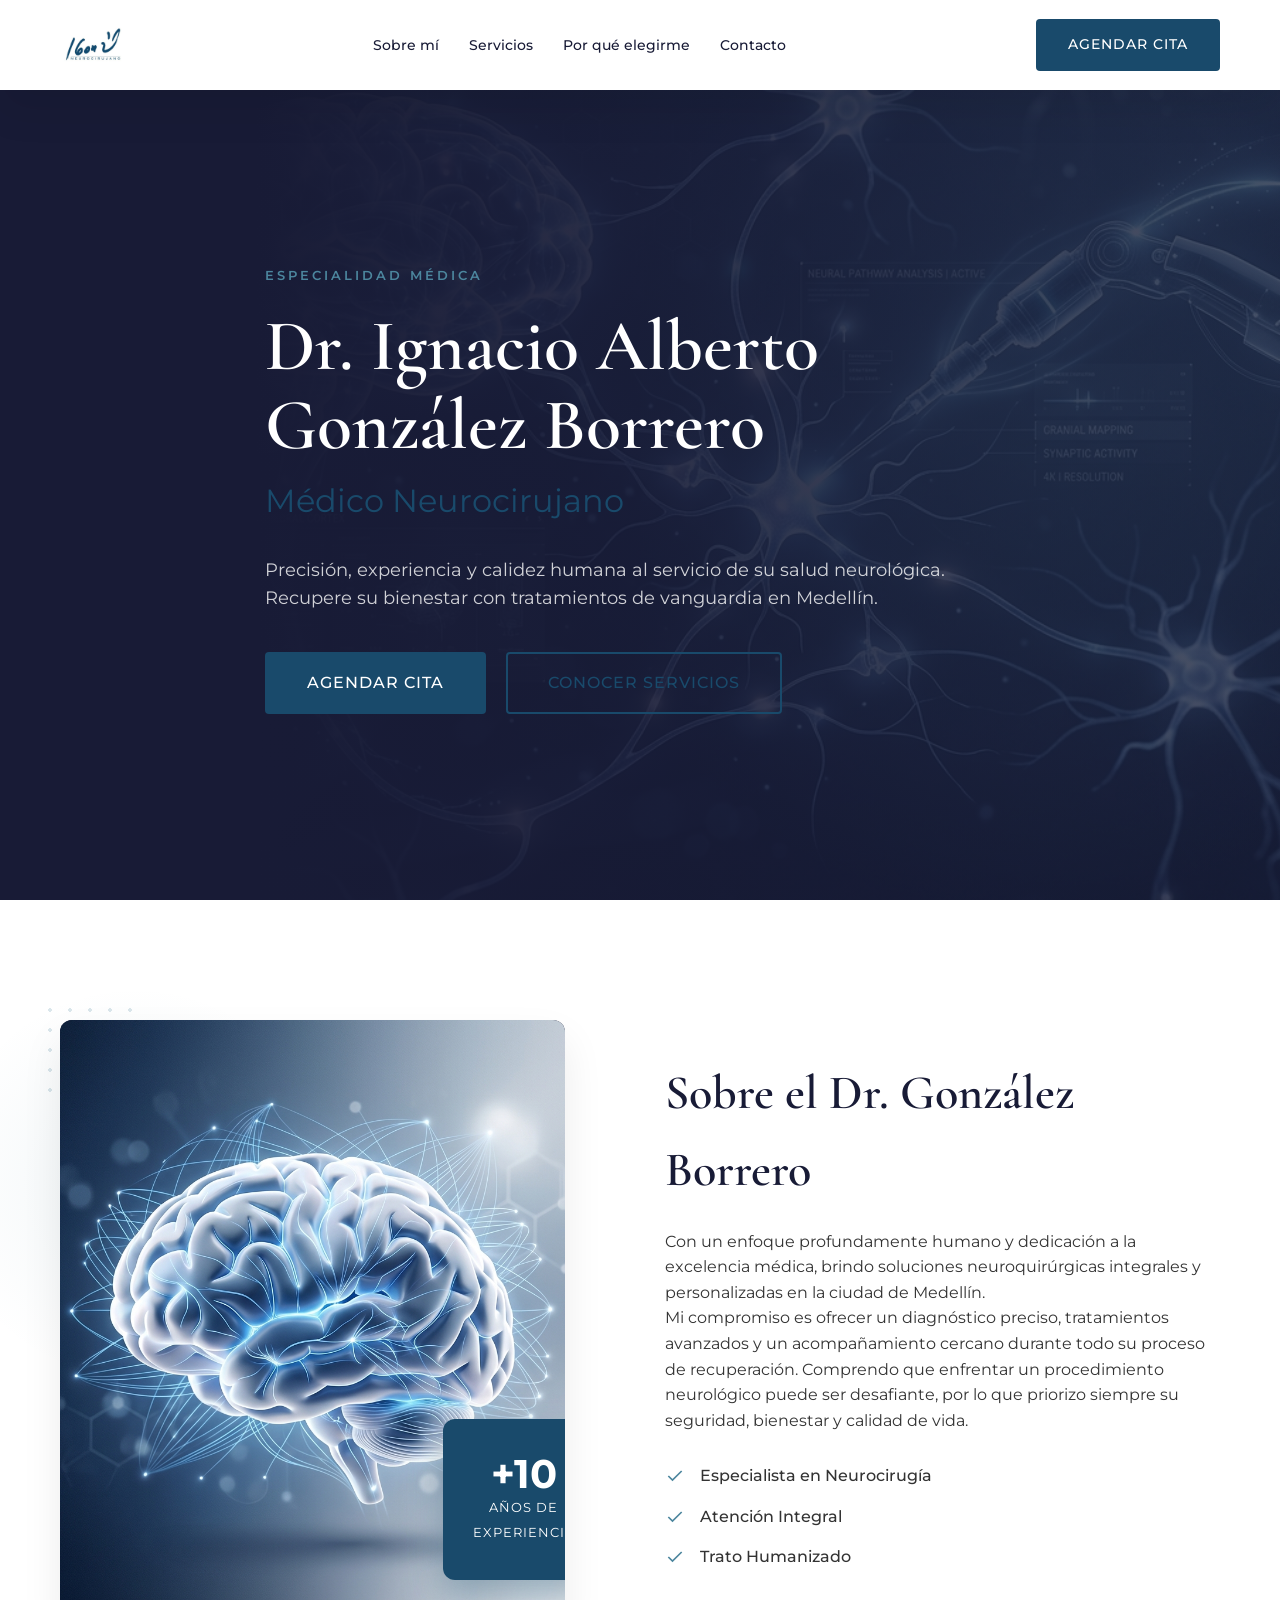
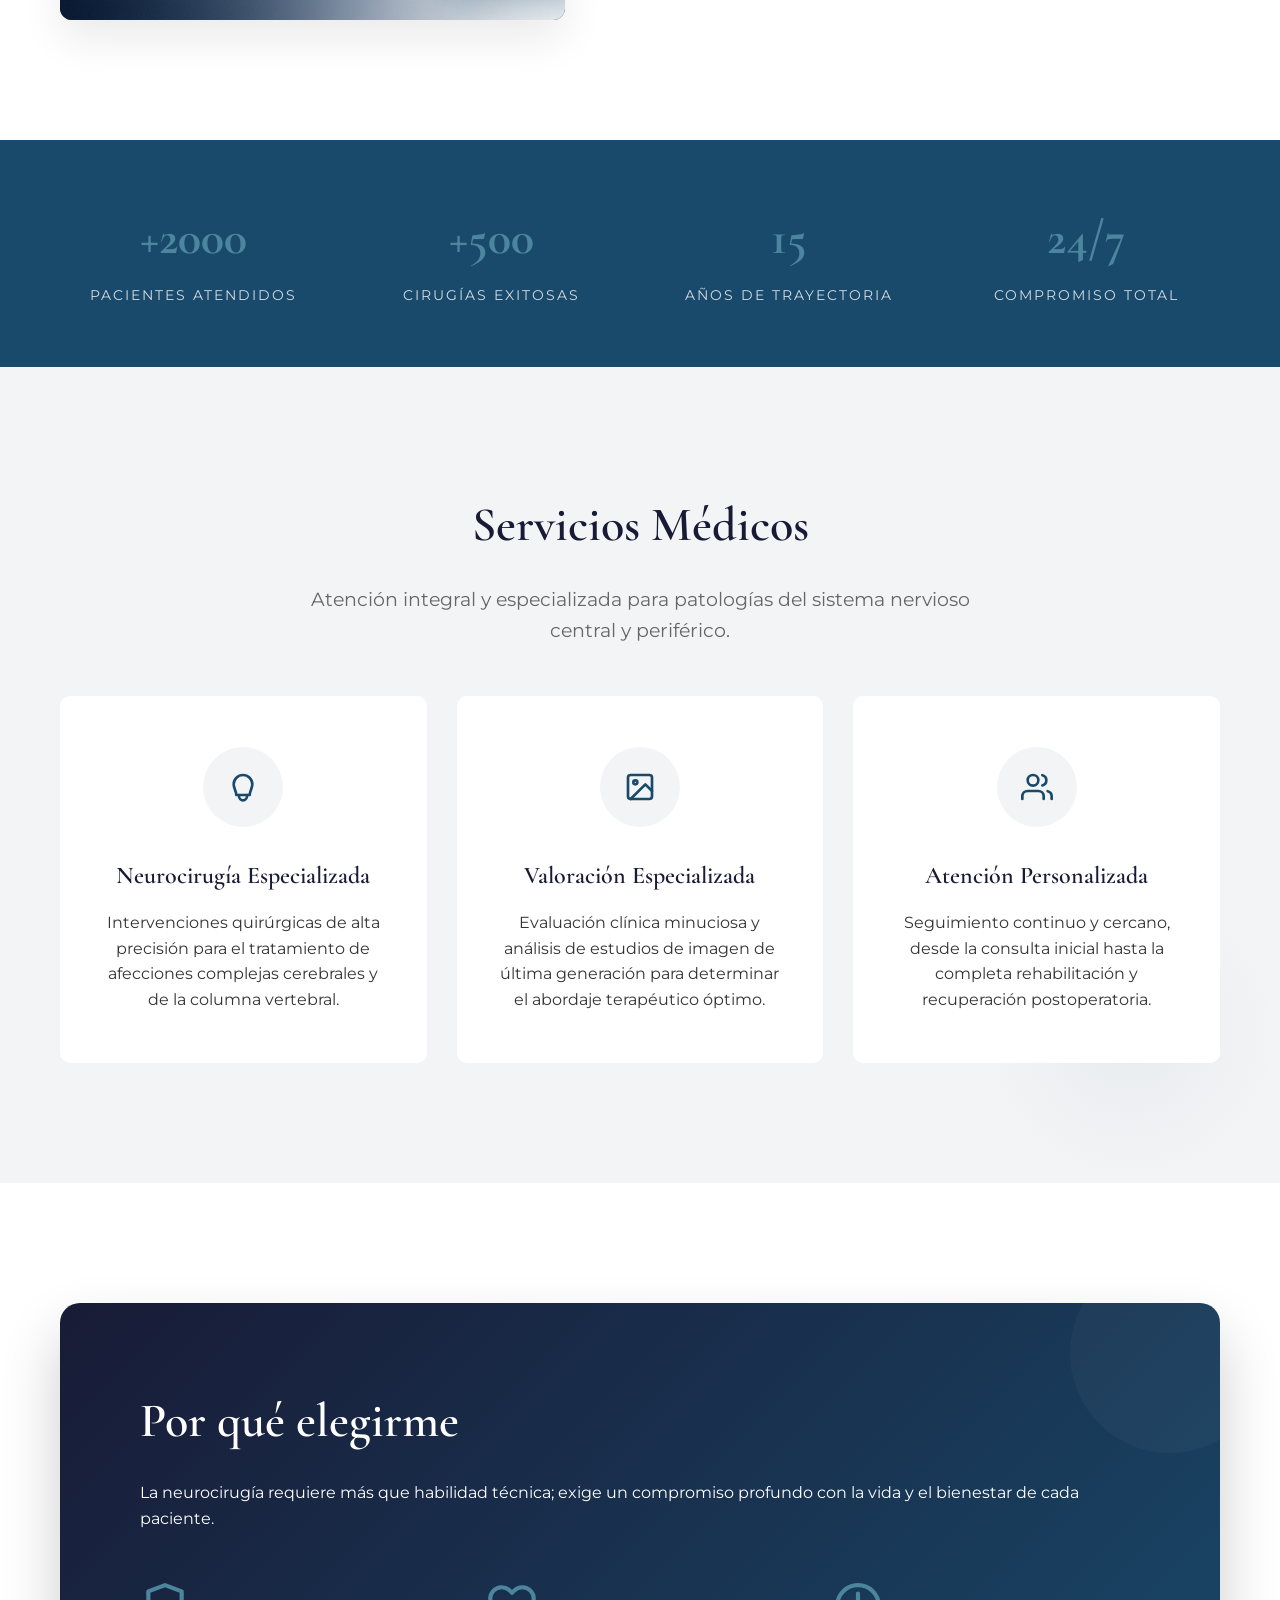
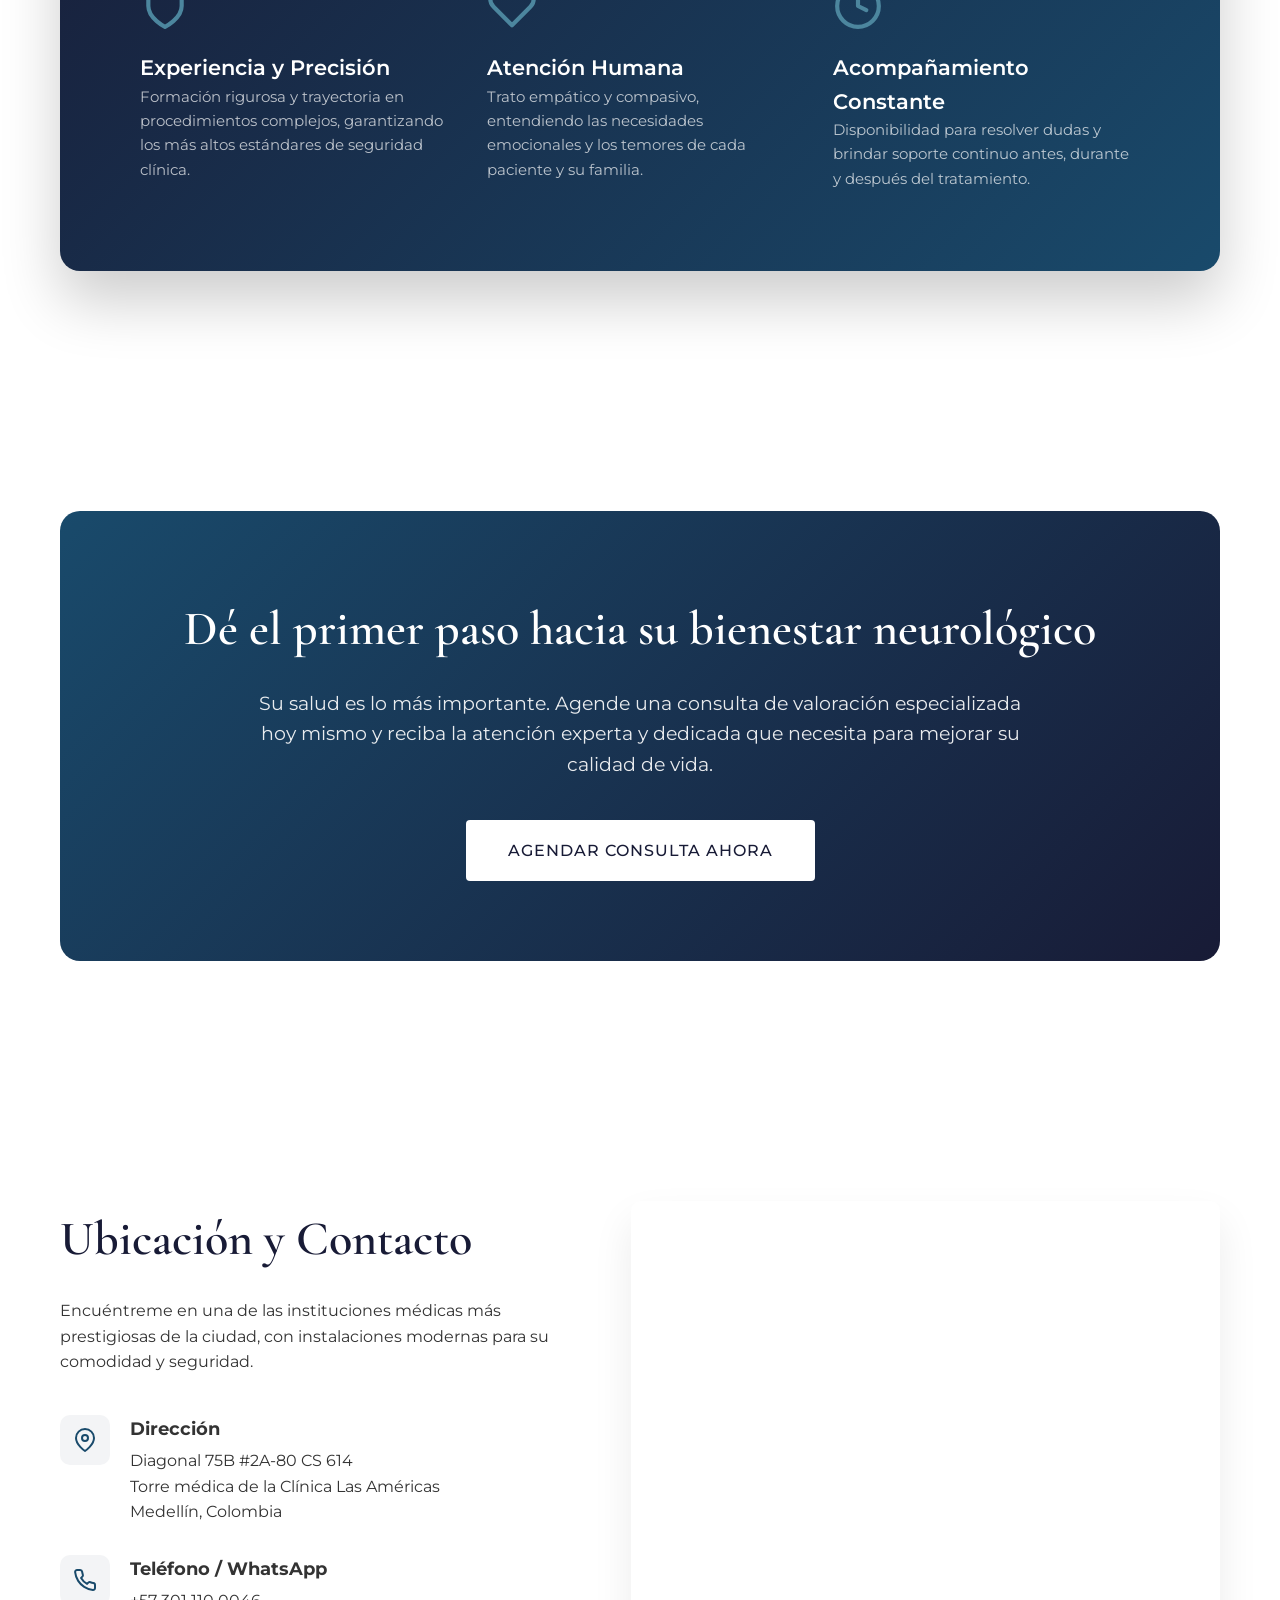
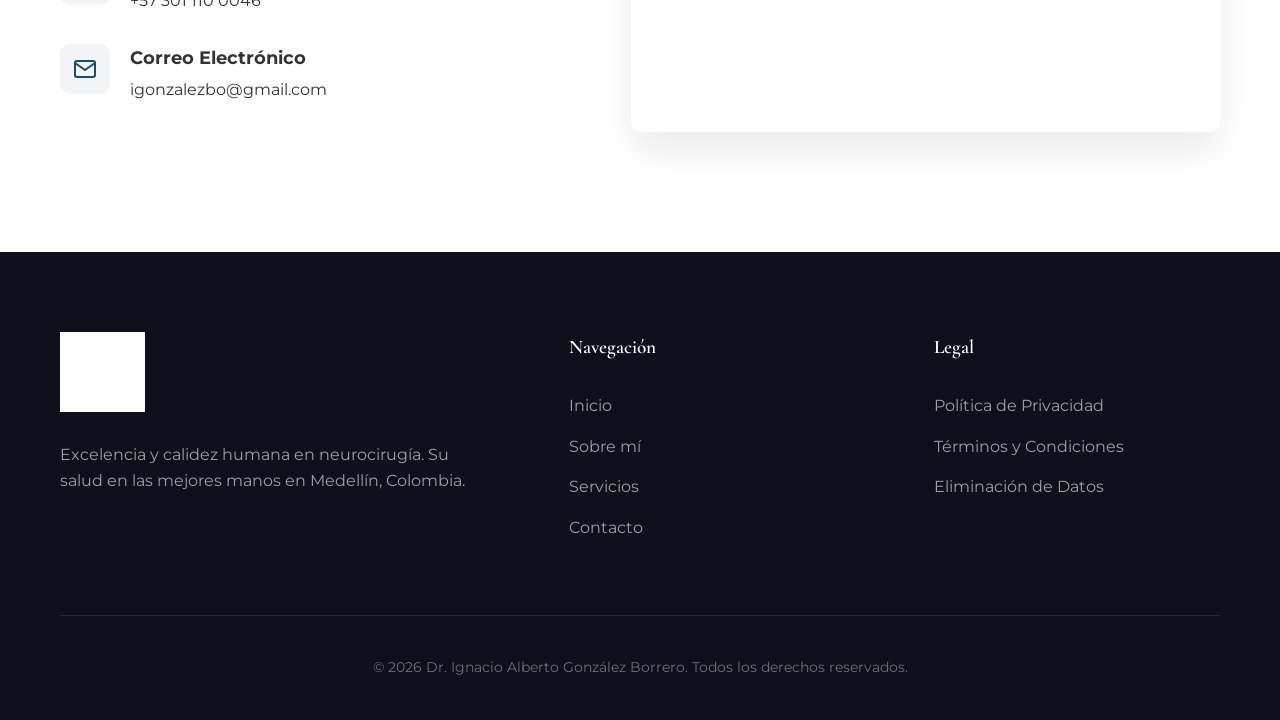
<file: index.html>
<!DOCTYPE html>
<html lang="es">

<head>
    <meta charset="UTF-8">
    <meta name="viewport" content="width=device-width, initial-scale=1.0">
    <meta name="facebook-domain-verification" content="hht2ltqzl7p5qzrhbjumhcawcbythu" />
    <title>Dr. Ignacio Alberto González Borrero | Neurocirujano en Medellín</title>
    <meta name="description"
        content="Especialista en Neurocirugía Medellín, Colombia. Atención profesional, valoración especializada y acompañamiento humano.">

    <link rel="preconnect" href="https://fonts.googleapis.com">
    <link rel="preconnect" href="https://fonts.gstatic.com" crossorigin>
    <link
        href="https://fonts.googleapis.com/css2?family=Cormorant+Garamond:wght@400;500;600&family=Montserrat:wght@300;400;500;600&display=swap"
        rel="stylesheet">

    <link rel="stylesheet" href="css/styles.css">
</head>

<body>
    <header class="header" id="header">
        <div class="container header-container">
            <a href="#inicio" class="logo-link">
                <img src="assets/logo.png" alt="Dr. Ignacio Alberto González Borrero Logo" class="logo">
            </a>
            <nav class="nav" id="nav-menu">
                <ul class="nav-list">
                    <li><a href="#sobre-mi" class="nav-link">Sobre mí</a></li>
                    <li><a href="#servicios" class="nav-link">Servicios</a></li>
                    <li><a href="#diferenciadores" class="nav-link">Por qué elegirme</a></li>
                    <li><a href="#contacto" class="nav-link">Contacto</a></li>
                </ul>
            </nav>
            <a href="https://wa.me/573011100046" class="btn btn-primary header-btn" target="_blank"
                rel="noopener">Agendar Cita</a>
            <button class="menu-toggle" id="menu-toggle" aria-label="Abrir menú">
                <span></span>
                <span></span>
                <span></span>
            </button>
        </div>
    </header>

    <main>
        <!-- Hero Section -->
        <section class="hero" id="inicio">
            <div class="container hero-container">
                <div class="hero-content">
                    <span class="subtitle">Especialidad Médica</span>
                    <h1 class="title">Dr. Ignacio Alberto <br>González Borrero</h1>
                    <h2 class="specialty">Médico Neurocirujano</h2>
                    <p class="hero-text">Precisión, experiencia y calidez humana al servicio de su salud neurológica.
                        Recupere su bienestar con tratamientos de vanguardia en Medellín.</p>
                    <div class="hero-buttons">
                        <a href="https://wa.me/573011100046" class="btn btn-primary btn-large" target="_blank"
                            rel="noopener">Agendar Cita</a>
                        <a href="#servicios" class="btn btn-outline btn-large">Conocer Servicios</a>
                    </div>
                </div>
            </div>
            <div class="hero-bg-accent"></div>
        </section>

        <!-- Sobre el doctor -->
        <section class="about section" id="sobre-mi">
            <div class="container about-container">
                <div class="about-visual">
                    <div class="about-image-wrapper">
                        <img src="assets/images/creative-brain.png" alt="Ilustración creativa del cerebro humano"
                            class="about-image">
                        <div class="experience-badge">
                            <span class="badge-number">+10</span>
                            <span class="badge-text">Años de <br>Experiencia</span>
                        </div>
                    </div>
                </div>
                <div class="about-content">
                    <h2 class="section-title">Sobre el Dr. González Borrero</h2>
                    <p class="section-text">
                        Con un enfoque profundamente humano y dedicación a la excelencia médica, brindo soluciones
                        neuroquirúrgicas integrales y personalizadas en la ciudad de Medellín.
                    </p>
                    <p class="section-text">
                        Mi compromiso es ofrecer un diagnóstico preciso, tratamientos avanzados y un acompañamiento
                        cercano durante todo su proceso de recuperación. Comprendo que enfrentar un procedimiento
                        neurológico puede ser desafiante, por lo que priorizo siempre su seguridad, bienestar y calidad
                        de vida.
                    </p>
                    <ul class="about-highlights">
                        <li><svg viewBox="0 0 24 24" fill="none" stroke="currentColor" stroke-width="2">
                                <polyline points="20 6 9 17 4 12"></polyline>
                            </svg> Especialista en Neurocirugía</li>
                        <li><svg viewBox="0 0 24 24" fill="none" stroke="currentColor" stroke-width="2">
                                <polyline points="20 6 9 17 4 12"></polyline>
                            </svg> Atención Integral</li>
                        <li><svg viewBox="0 0 24 24" fill="none" stroke="currentColor" stroke-width="2">
                                <polyline points="20 6 9 17 4 12"></polyline>
                            </svg> Trato Humanizado</li>
                    </ul>
                </div>
            </div>
        </section>

        <!-- Stats Bar -->
        <section class="stats-bar">
            <div class="container stats-container">
                <div class="stat-item">
                    <span class="stat-number">+2000</span>
                    <span class="stat-label">Pacientes Atendidos</span>
                </div>
                <div class="stat-item">
                    <span class="stat-number">+500</span>
                    <span class="stat-label">Cirugías Exitosas</span>
                </div>
                <div class="stat-item">
                    <span class="stat-number">15</span>
                    <span class="stat-label">Años de Trayectoria</span>
                </div>
                <div class="stat-item">
                    <span class="stat-number">24/7</span>
                    <span class="stat-label">Compromiso Total</span>
                </div>
            </div>
        </section>

        <!-- Servicios -->
        <section class="services section bg-light" id="servicios">
            <div class="container">
                <div class="section-header text-center">
                    <h2 class="section-title">Servicios Médicos</h2>
                    <p class="section-subtitle">Atención integral y especializada para patologías del sistema nervioso
                        central y periférico.</p>
                </div>

                <div class="services-grid">
                    <div class="service-card">
                        <div class="service-icon">
                            <svg xmlns="http://www.w3.org/2000/svg" width="32" height="32" viewBox="0 0 24 24"
                                fill="none" stroke="currentColor" stroke-width="2" stroke-linecap="round"
                                stroke-linejoin="round">
                                <path d="M12 3a7 7 0 0 1 7 7c0 3-2 5-2 8H7c0-3-2-5-2-8a7 7 0 0 1 7-7z"></path>
                                <path d="M9 18v1a3 3 0 0 0 6 0v-1"></path>
                            </svg>
                        </div>
                        <h3 class="service-title">Neurocirugía Especializada</h3>
                        <p class="service-text">Intervenciones quirúrgicas de alta precisión para el tratamiento de
                            afecciones complejas cerebrales y de la columna vertebral.</p>
                    </div>

                    <div class="service-card">
                        <div class="service-icon">
                            <svg xmlns="http://www.w3.org/2000/svg" width="32" height="32" viewBox="0 0 24 24"
                                fill="none" stroke="currentColor" stroke-width="2" stroke-linecap="round"
                                stroke-linejoin="round">
                                <rect x="3" y="3" width="18" height="18" rx="2" ry="2"></rect>
                                <circle cx="8.5" cy="8.5" r="1.5"></circle>
                                <polyline points="21 15 16 10 5 21"></polyline>
                            </svg>
                        </div>
                        <h3 class="service-title">Valoración Especializada</h3>
                        <p class="service-text">Evaluación clínica minuciosa y análisis de estudios de imagen de última
                            generación para determinar el abordaje terapéutico óptimo.</p>
                    </div>

                    <div class="service-card">
                        <div class="service-icon">
                            <svg xmlns="http://www.w3.org/2000/svg" width="32" height="32" viewBox="0 0 24 24"
                                fill="none" stroke="currentColor" stroke-width="2" stroke-linecap="round"
                                stroke-linejoin="round">
                                <path d="M17 21v-2a4 4 0 0 0-4-4H5a4 4 0 0 0-4 4v2"></path>
                                <circle cx="9" cy="7" r="4"></circle>
                                <path d="M23 21v-2a4 4 0 0 0-3-3.87"></path>
                                <path d="M16 3.13a4 4 0 0 1 0 7.75"></path>
                            </svg>
                        </div>
                        <h3 class="service-title">Atención Personalizada</h3>
                        <p class="service-text">Seguimiento continuo y cercano, desde la consulta inicial hasta la
                            completa rehabilitación y recuperación postoperatoria.</p>
                    </div>
                </div>
            </div>
        </section>

        <!-- Diferenciadores -->
        <section class="features section" id="diferenciadores">
            <div class="container">
                <div class="features-container">
                    <div class="features-content">
                        <h2 class="section-title">Por qué elegirme</h2>
                        <p class="section-text">La neurocirugía requiere más que habilidad técnica; exige un compromiso
                            profundo con la vida y el bienestar de cada paciente.</p>

                        <div class="features-list">
                            <div class="feature-item">
                                <div class="feature-icon-wrapper">
                                    <svg class="feature-icon" viewBox="0 0 24 24" fill="none" stroke="currentColor"
                                        stroke-width="2" stroke-linecap="round" stroke-linejoin="round">
                                        <path d="M12 22s8-4 8-10V5l-8-3-8 3v7c0 6 8 10 8 10z"></path>
                                    </svg>
                                </div>
                                <div>
                                    <h4 class="feature-title">Experiencia y Precisión</h4>
                                    <p class="feature-text">Formación rigurosa y trayectoria en procedimientos
                                        complejos, garantizando los más altos estándares de seguridad clínica.</p>
                                </div>
                            </div>

                            <div class="feature-item">
                                <div class="feature-icon-wrapper">
                                    <svg class="feature-icon" viewBox="0 0 24 24" fill="none" stroke="currentColor"
                                        stroke-width="2" stroke-linecap="round" stroke-linejoin="round">
                                        <path
                                            d="M20.84 4.61a5.5 5.5 0 0 0-7.78 0L12 5.67l-1.06-1.06a5.5 5.5 0 0 0-7.78 7.78l1.06 1.06L12 21.23l7.78-7.78 1.06-1.06a5.5 5.5 0 0 0 0-7.78z">
                                        </path>
                                    </svg>
                                </div>
                                <div>
                                    <h4 class="feature-title">Atención Humana</h4>
                                    <p class="feature-text">Trato empático y compasivo, entendiendo las necesidades
                                        emocionales y los temores de cada paciente y su familia.</p>
                                </div>
                            </div>

                            <div class="feature-item">
                                <div class="feature-icon-wrapper">
                                    <svg class="feature-icon" viewBox="0 0 24 24" fill="none" stroke="currentColor"
                                        stroke-width="2" stroke-linecap="round" stroke-linejoin="round">
                                        <circle cx="12" cy="12" r="10"></circle>
                                        <polyline points="12 6 12 12 16 14"></polyline>
                                    </svg>
                                </div>
                                <div>
                                    <h4 class="feature-title">Acompañamiento Constante</h4>
                                    <p class="feature-text">Disponibilidad para resolver dudas y brindar soporte
                                        continuo antes, durante y después del tratamiento.</p>
                                </div>
                            </div>
                        </div>
                    </div>
                </div>
            </div>
        </section>

        <!-- CTA Final -->
        <section class="cta section">
            <div class="container">
                <div class="cta-card">
                    <h2 class="cta-title">Dé el primer paso hacia su bienestar neurológico</h2>
                    <p class="cta-text">Su salud es lo más importante. Agende una consulta de valoración especializada
                        hoy mismo y reciba la atención experta y dedicada que necesita para mejorar su calidad de vida.
                    </p>
                    <a href="https://wa.me/573011100046" class="btn btn-primary btn-large cta-btn" target="_blank"
                        rel="noopener">Agendar Consulta Ahora</a>
                </div>
            </div>
        </section>

        <!-- Ubicación y Contacto -->
        <section class="contact section" id="contacto">
            <div class="container">
                <div class="contact-grid">
                    <div class="contact-info">
                        <h2 class="section-title">Ubicación y Contacto</h2>
                        <p class="section-text">Encuéntreme en una de las instituciones médicas más prestigiosas de la
                            ciudad, con instalaciones modernas para su comodidad y seguridad.</p>

                        <ul class="contact-list">
                            <li>
                                <div class="contact-icon">
                                    <svg xmlns="http://www.w3.org/2000/svg" width="24" height="24" viewBox="0 0 24 24"
                                        fill="none" stroke="currentColor" stroke-width="2" stroke-linecap="round"
                                        stroke-linejoin="round">
                                        <path d="M21 10c0 7-9 13-9 13s-9-6-9-13a9 9 0 0 1 18 0z"></path>
                                        <circle cx="12" cy="10" r="3"></circle>
                                    </svg>
                                </div>
                                <div class="contact-detail">
                                    <strong>Dirección</strong>
                                    <p>Diagonal 75B #2A-80 CS 614<br>Torre médica de la Clínica Las
                                        Américas<br>Medellín, Colombia</p>
                                </div>
                            </li>
                            <li>
                                <div class="contact-icon">
                                    <svg xmlns="http://www.w3.org/2000/svg" width="24" height="24" viewBox="0 0 24 24"
                                        fill="none" stroke="currentColor" stroke-width="2" stroke-linecap="round"
                                        stroke-linejoin="round">
                                        <path
                                            d="M22 16.92v3a2 2 0 0 1-2.18 2 19.79 19.79 0 0 1-8.63-3.07 19.5 19.5 0 0 1-6-6 19.79 19.79 0 0 1-3.07-8.67A2 2 0 0 1 4.11 2h3a2 2 0 0 1 2 1.72 12.84 12.84 0 0 0 .7 2.81 2 2 0 0 1-.45 2.11L8.09 9.91a16 16 0 0 0 6 6l1.27-1.27a2 2 0 0 1 2.11-.45 12.84 12.84 0 0 0 2.81.7A2 2 0 0 1 22 16.92z">
                                        </path>
                                    </svg>
                                </div>
                                <div class="contact-detail">
                                    <strong>Teléfono / WhatsApp</strong>
                                    <p><a href="tel:+573011100046">+57 301 110 0046</a></p>
                                </div>
                            </li>
                            <li>
                                <div class="contact-icon">
                                    <svg xmlns="http://www.w3.org/2000/svg" width="24" height="24" viewBox="0 0 24 24"
                                        fill="none" stroke="currentColor" stroke-width="2" stroke-linecap="round"
                                        stroke-linejoin="round">
                                        <path
                                            d="M4 4h16c1.1 0 2 .9 2 2v12c0 1.1-.9 2-2 2H4c-1.1 0-2-.9-2-2V6c0-1.1.9-2 2-2z">
                                        </path>
                                        <polyline points="22,6 12,13 2,6"></polyline>
                                    </svg>
                                </div>
                                <div class="contact-detail">
                                    <strong>Correo Electrónico</strong>
                                    <p><a href="mailto:igonzalezbo@gmail.com">igonzalezbo@gmail.com</a></p>
                                </div>
                            </li>
                        </ul>
                    </div>
                    <div class="contact-map">
                        <iframe
                            src="https://www.google.com/maps/embed?pb=!1m18!1m12!1m3!1d3966.195204481005!2d-75.5991873240032!3d6.237981526415053!2m3!1f0!2f0!3f0!3m2!1i1024!2i768!4f13.1!3m3!1m2!1s0x8e44299bba713025%3A0xc6822c7dbbd182d3!2sCl%C3%ADnica%20las%20Am%C3%A9ricas!5e0!3m2!1sen!2sco!4v1700000000000!5m2!1sen!2sco"
                            width="100%" height="100%" style="border:0;" allowfullscreen="" loading="lazy"
                            referrerpolicy="no-referrer-when-downgrade"
                            title="Mapa de ubicación de la clínica"></iframe>
                    </div>
                </div>
            </div>
        </section>
    </main>

    <footer class="footer">
        <div class="container">
            <div class="footer-grid">
                <div class="footer-brand">
                    <img src="assets/logo.png" alt="Dr. Ignacio Alberto González Borrero" class="footer-logo">
                    <p class="footer-desc">Excelencia y calidez humana en neurocirugía. Su salud en las mejores manos en
                        Medellín, Colombia.</p>
                </div>

                <div class="footer-links">
                    <h4 class="footer-heading">Navegación</h4>
                    <ul>
                        <li><a href="#inicio">Inicio</a></li>
                        <li><a href="#sobre-mi">Sobre mí</a></li>
                        <li><a href="#servicios">Servicios</a></li>
                        <li><a href="#contacto">Contacto</a></li>
                    </ul>
                </div>

                <div class="footer-links">
                    <h4 class="footer-heading">Legal</h4>
                    <ul>
                        <li><a href="politica-privacidad.html">Política de Privacidad</a></li>
                        <li><a href="terminos-condiciones.html">Términos y Condiciones</a></li>
                        <li><a href="eliminacion-datos.html">Eliminación de Datos</a></li>
                    </ul>
                </div>
            </div>

            <div class="footer-bottom">
                <p>&copy; <span id="year"></span> Dr. Ignacio Alberto González Borrero. Todos los derechos reservados.
                </p>
            </div>
        </div>
    </footer>

    <script src="js/script.js"></script>
</body>

</html>
</file>
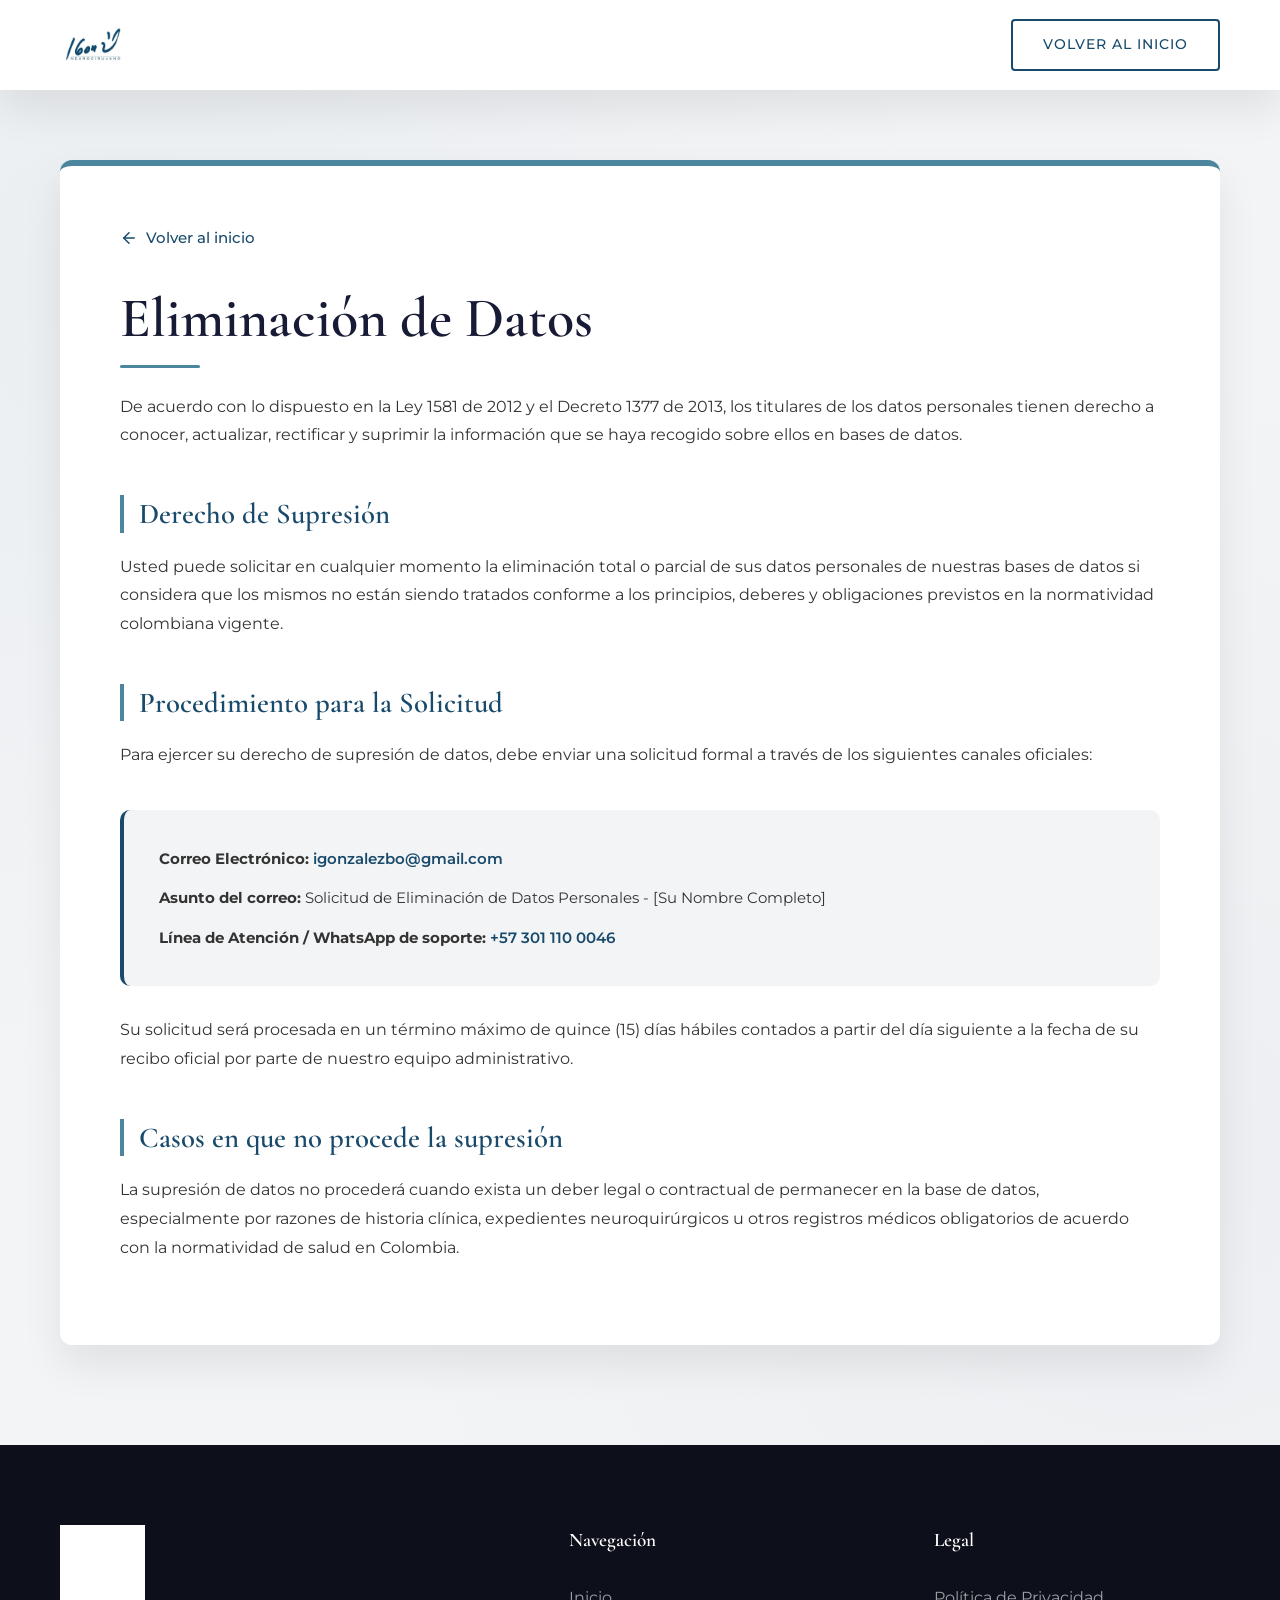
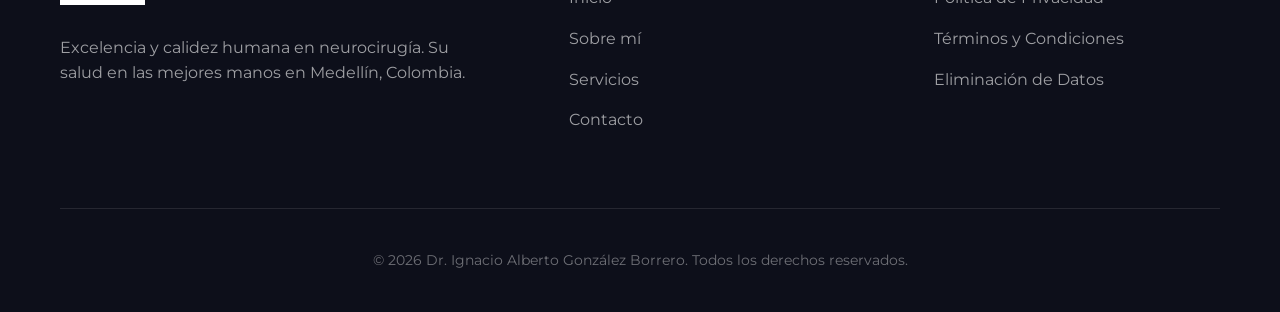
<file: eliminacion-datos.html>
<!DOCTYPE html>
<html lang="es">

<head>
    <meta charset="UTF-8">
    <meta name="viewport" content="width=device-width, initial-scale=1.0">
    <title>Eliminación de Datos Personales | Dr. Ignacio Alberto González Borrero</title>
    <meta name="description"
        content="Información y procedimiento para solicitar la eliminación de datos personales de acuerdo con la Ley de Protección de Datos Personales de Colombia.">

    <link rel="preconnect" href="https://fonts.googleapis.com">
    <link rel="preconnect" href="https://fonts.gstatic.com" crossorigin>
    <link
        href="https://fonts.googleapis.com/css2?family=Cormorant+Garamond:wght@400;500;600&family=Montserrat:wght@300;400;500;600&display=swap"
        rel="stylesheet">

    <link rel="stylesheet" href="css/styles.css">
    
    <style>
        .legal-page {
            background-color: var(--light);
            padding: 160px 0 100px;
            min-height: calc(100vh - 400px);
            position: relative;
            overflow: hidden;
        }

        .legal-page::before {
            content: '';
            position: absolute;
            top: 0;
            left: 0;
            width: 100%;
            height: 100%;
            background: radial-gradient(circle at 10% 20%, rgba(76, 134, 158, 0.05) 0%, transparent 50%),
                        radial-gradient(circle at 90% 80%, rgba(25, 74, 107, 0.03) 0%, transparent 50%);
            pointer-events: none;
        }

        @keyframes fadeInUp {
            from {
                opacity: 0;
                transform: translateY(30px);
            }
            to {
                opacity: 1;
                transform: translateY(0);
            }
        }

        .legal-card {
            background: var(--white);
            padding: 60px;
            border-radius: var(--radius);
            box-shadow: var(--shadow);
            border-top: 6px solid var(--accent);
            position: relative;
            z-index: 10;
            animation: fadeInUp 0.8s cubic-bezier(0.165, 0.84, 0.44, 1) forwards;
        }

        .back-link {
            display: inline-flex;
            align-items: center;
            gap: 8px;
            color: var(--secondary);
            font-weight: 500;
            margin-bottom: 35px;
            font-size: 0.95rem;
            transition: var(--transition);
        }

        .back-link:hover {
            color: var(--accent);
            transform: translateX(-5px);
        }

        .back-link svg {
            width: 18px;
            height: 18px;
            transition: var(--transition);
        }

        .legal-title {
            font-size: 3.5rem;
            line-height: 1.2;
            margin-bottom: 25px;
            color: var(--primary);
            position: relative;
            padding-bottom: 15px;
        }

        .legal-title::after {
            content: '';
            position: absolute;
            bottom: 0;
            left: 0;
            width: 80px;
            height: 3px;
            background-color: var(--accent);
            border-radius: 2px;
        }

        .legal-intro {
            font-size: 1.1rem;
            color: var(--text-muted);
            line-height: 1.8;
            margin-bottom: 40px;
            font-weight: 400;
        }

        .legal-card h2 {
            color: var(--secondary);
            font-size: 1.8rem;
            margin: 45px 0 20px;
            padding-left: 15px;
            border-left: 4px solid var(--accent);
            line-height: 1.3;
        }

        .legal-card p {
            margin-bottom: 22px;
            color: var(--text);
            line-height: 1.8;
            font-size: 1rem;
        }

        .contact-box {
            background: var(--light);
            padding: 35px;
            border-radius: 10px;
            margin-top: 40px;
            border-left: 4px solid var(--secondary);
        }

        .contact-box p {
            margin-bottom: 12px;
            font-size: 0.95rem;
        }

        .contact-box p:last-child {
            margin-bottom: 0;
        }

        .contact-box a {
            color: var(--secondary);
            font-weight: 600;
        }

        .contact-box a:hover {
            color: var(--accent);
            text-decoration: underline;
        }

        @media (max-width: 768px) {
            .legal-page {
                padding: 120px 0 60px;
            }
            .legal-card {
                padding: 35px 25px;
            }
            .legal-title {
                font-size: 2.5rem;
            }
            .legal-card h2 {
                font-size: 1.5rem;
                margin: 35px 0 15px;
            }
        }
    </style>
</head>

<body>
    <!-- Header -->
    <header class="header scrolled" id="header">
        <div class="container header-container">
            <a href="index.html" class="logo-link">
                <img src="assets/logo.png" alt="Dr. Ignacio Alberto González Borrero Logo" class="logo">
            </a>
            <a href="index.html" class="btn btn-outline header-btn">Volver al inicio</a>
        </div>
    </header>

    <!-- Main Content -->
    <main class="legal-page">
        <div class="container">
            <div class="legal-card">
                <a href="index.html" class="back-link">
                    <svg viewBox="0 0 24 24" fill="none" stroke="currentColor" stroke-width="2" stroke-linecap="round" stroke-linejoin="round">
                        <line x1="19" y1="12" x2="5" y2="12"></line>
                        <polyline points="12 19 5 12 12 5"></polyline>
                    </svg>
                    Volver al inicio
                </a>
                
                <h1 class="legal-title">Eliminación de Datos</h1>
                
                <p class="legal-intro">De acuerdo con lo dispuesto en la Ley 1581 de 2012 y el Decreto 1377 de 2013, los titulares de los datos personales tienen derecho a conocer, actualizar, rectificar y suprimir la información que se haya recogido sobre ellos en bases de datos.</p>

                <h2>Derecho de Supresión</h2>
                <p>Usted puede solicitar en cualquier momento la eliminación total o parcial de sus datos personales de nuestras bases de datos si considera que los mismos no están siendo tratados conforme a los principios, deberes y obligaciones previstos en la normatividad colombiana vigente.</p>

                <h2>Procedimiento para la Solicitud</h2>
                <p>Para ejercer su derecho de supresión de datos, debe enviar una solicitud formal a través de los siguientes canales oficiales:</p>

                <div class="contact-box">
                    <p><strong>Correo Electrónico:</strong> <a href="mailto:igonzalezbo@gmail.com">igonzalezbo@gmail.com</a></p>
                    <p><strong>Asunto del correo:</strong> Solicitud de Eliminación de Datos Personales - [Su Nombre Completo]</p>
                    <p><strong>Línea de Atención / WhatsApp de soporte:</strong> <a href="tel:+573011100046">+57 301 110 0046</a></p>
                </div>

                <p style="margin-top: 30px;">Su solicitud será procesada en un término máximo de quince (15) días hábiles contados a partir del día siguiente a la fecha de su recibo oficial por parte de nuestro equipo administrativo.</p>

                <h2>Casos en que no procede la supresión</h2>
                <p>La supresión de datos no procederá cuando exista un deber legal o contractual de permanecer en la base de datos, especialmente por razones de historia clínica, expedientes neuroquirúrgicos u otros registros médicos obligatorios de acuerdo con la normatividad de salud en Colombia.</p>
            </div>
        </div>
    </main>

    <!-- Footer -->
    <footer class="footer">
        <div class="container">
            <div class="footer-grid">
                <div class="footer-brand">
                    <img src="assets/logo.png" alt="Dr. Ignacio Alberto González Borrero" class="footer-logo">
                    <p class="footer-desc">Excelencia y calidez humana en neurocirugía. Su salud en las mejores manos en Medellín, Colombia.</p>
                </div>

                <div class="footer-links">
                    <h4 class="footer-heading">Navegación</h4>
                    <ul>
                        <li><a href="index.html#inicio">Inicio</a></li>
                        <li><a href="index.html#sobre-mi">Sobre mí</a></li>
                        <li><a href="index.html#servicios">Servicios</a></li>
                        <li><a href="index.html#contacto">Contacto</a></li>
                    </ul>
                </div>

                <div class="footer-links">
                    <h4 class="footer-heading">Legal</h4>
                    <ul>
                        <li><a href="politica-privacidad.html">Política de Privacidad</a></li>
                        <li><a href="terminos-condiciones.html">Términos y Condiciones</a></li>
                        <li><a href="eliminacion-datos.html">Eliminación de Datos</a></li>
                    </ul>
                </div>
            </div>

            <div class="footer-bottom">
                <p>&copy; <span id="year"></span> Dr. Ignacio Alberto González Borrero. Todos los derechos reservados.</p>
            </div>
        </div>
    </footer>

    <script src="js/script.js"></script>
</body>

</html>
</file>
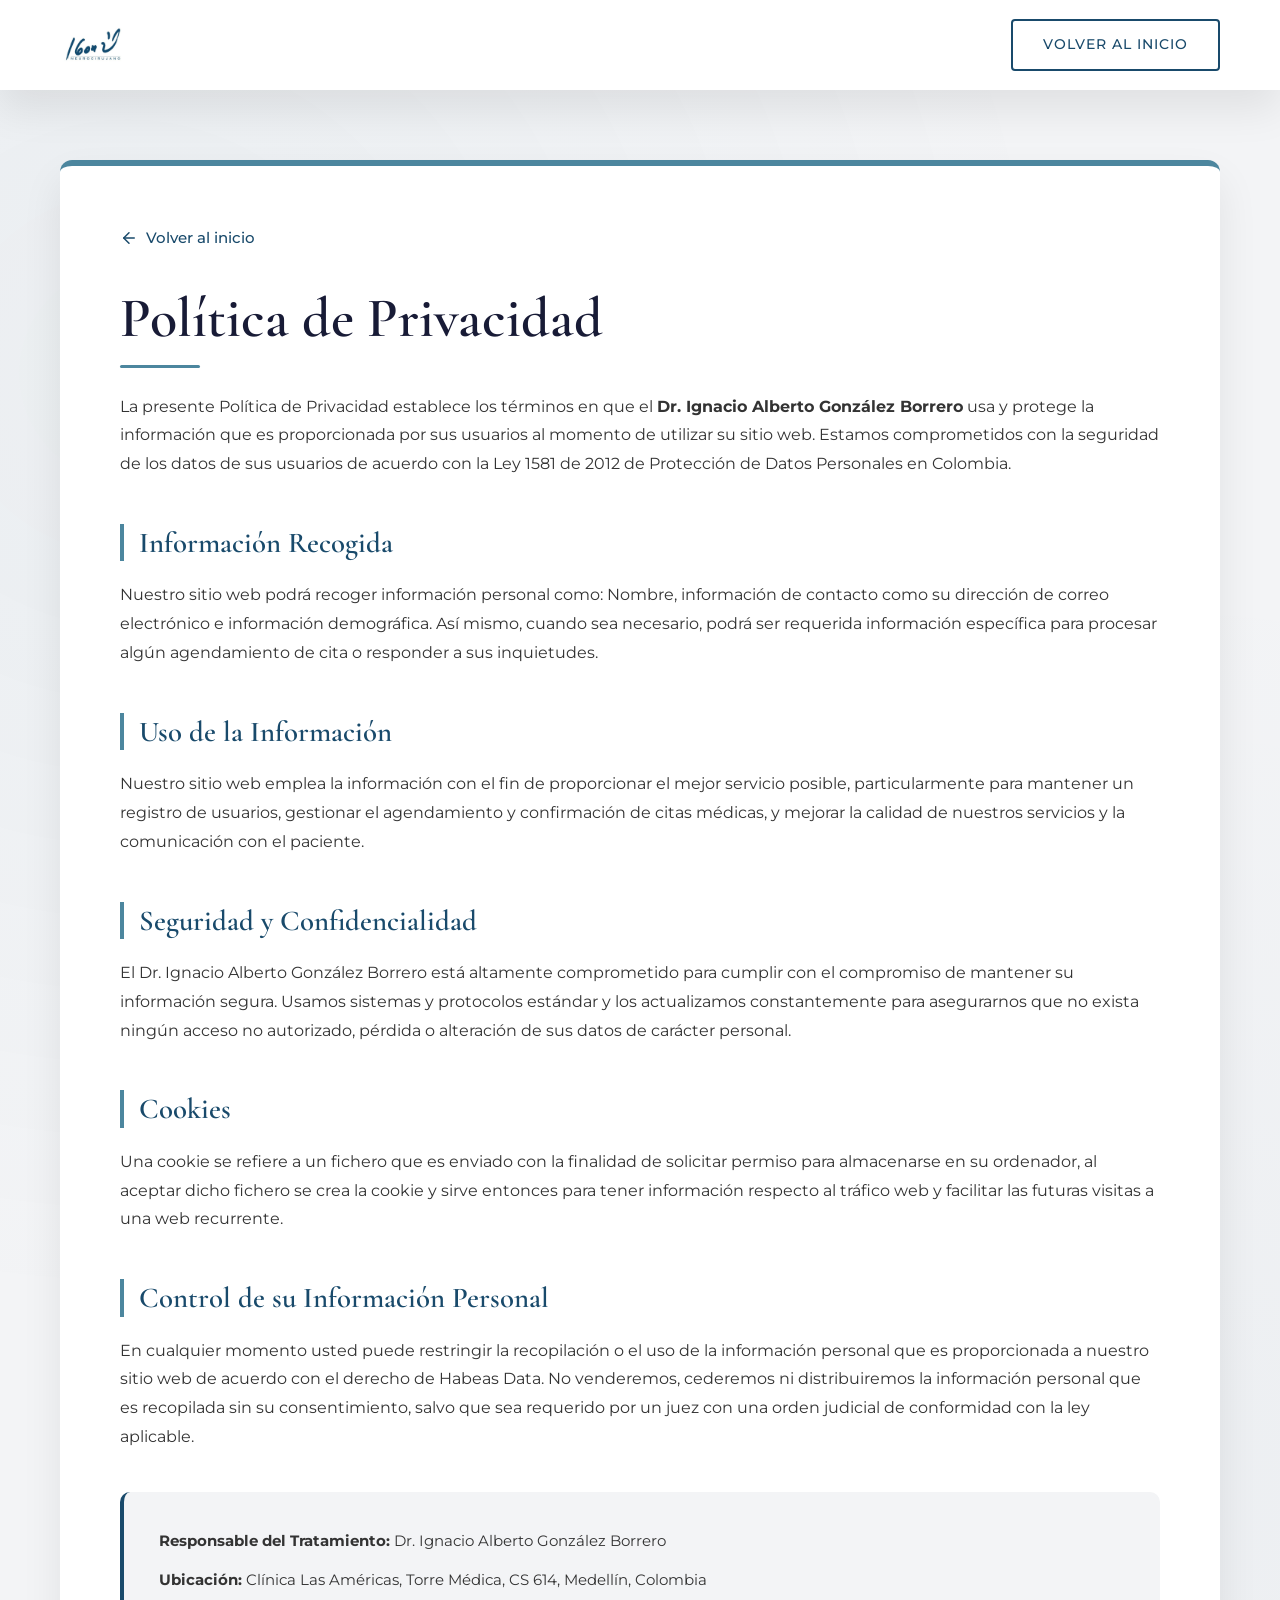
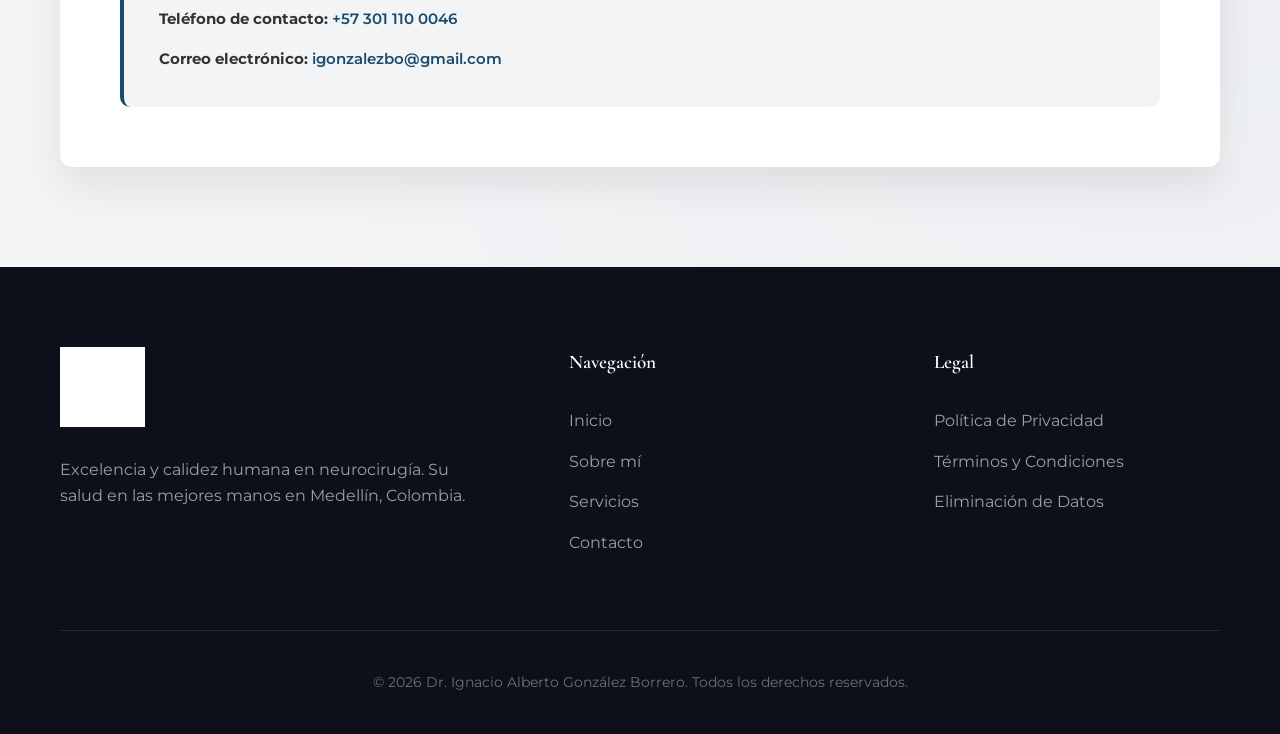
<file: politica-privacidad.html>
<!DOCTYPE html>
<html lang="es">

<head>
    <meta charset="UTF-8">
    <meta name="viewport" content="width=device-width, initial-scale=1.0">
    <title>Política de Privacidad | Dr. Ignacio Alberto González Borrero</title>
    <meta name="description"
        content="Política de Privacidad del Dr. Ignacio Alberto González Borrero, neurocirujano en Medellín. Información sobre el tratamiento de sus datos personales.">

    <link rel="preconnect" href="https://fonts.googleapis.com">
    <link rel="preconnect" href="https://fonts.gstatic.com" crossorigin>
    <link
        href="https://fonts.googleapis.com/css2?family=Cormorant+Garamond:wght@400;500;600&family=Montserrat:wght@300;400;500;600&display=swap"
        rel="stylesheet">

    <link rel="stylesheet" href="css/styles.css">
    
    <style>
        .legal-page {
            background-color: var(--light);
            padding: 160px 0 100px;
            min-height: calc(100vh - 400px);
            position: relative;
            overflow: hidden;
        }

        .legal-page::before {
            content: '';
            position: absolute;
            top: 0;
            left: 0;
            width: 100%;
            height: 100%;
            background: radial-gradient(circle at 10% 20%, rgba(76, 134, 158, 0.05) 0%, transparent 50%),
                        radial-gradient(circle at 90% 80%, rgba(25, 74, 107, 0.03) 0%, transparent 50%);
            pointer-events: none;
        }

        @keyframes fadeInUp {
            from {
                opacity: 0;
                transform: translateY(30px);
            }
            to {
                opacity: 1;
                transform: translateY(0);
            }
        }

        .legal-card {
            background: var(--white);
            padding: 60px;
            border-radius: var(--radius);
            box-shadow: var(--shadow);
            border-top: 6px solid var(--accent);
            position: relative;
            z-index: 10;
            animation: fadeInUp 0.8s cubic-bezier(0.165, 0.84, 0.44, 1) forwards;
        }

        .back-link {
            display: inline-flex;
            align-items: center;
            gap: 8px;
            color: var(--secondary);
            font-weight: 500;
            margin-bottom: 35px;
            font-size: 0.95rem;
            transition: var(--transition);
        }

        .back-link:hover {
            color: var(--accent);
            transform: translateX(-5px);
        }

        .back-link svg {
            width: 18px;
            height: 18px;
            transition: var(--transition);
        }

        .legal-title {
            font-size: 3.5rem;
            line-height: 1.2;
            margin-bottom: 25px;
            color: var(--primary);
            position: relative;
            padding-bottom: 15px;
        }

        .legal-title::after {
            content: '';
            position: absolute;
            bottom: 0;
            left: 0;
            width: 80px;
            height: 3px;
            background-color: var(--accent);
            border-radius: 2px;
        }

        .legal-intro {
            font-size: 1.1rem;
            color: var(--text-muted);
            line-height: 1.8;
            margin-bottom: 40px;
            font-weight: 400;
        }

        .legal-card h2 {
            color: var(--secondary);
            font-size: 1.8rem;
            margin: 45px 0 20px;
            padding-left: 15px;
            border-left: 4px solid var(--accent);
            line-height: 1.3;
        }

        .legal-card p {
            margin-bottom: 22px;
            color: var(--text);
            line-height: 1.8;
            font-size: 1rem;
        }

        .contact-box {
            background: var(--light);
            padding: 35px;
            border-radius: 10px;
            margin-top: 40px;
            border-left: 4px solid var(--secondary);
        }

        .contact-box p {
            margin-bottom: 12px;
            font-size: 0.95rem;
        }

        .contact-box p:last-child {
            margin-bottom: 0;
        }

        .contact-box a {
            color: var(--secondary);
            font-weight: 600;
        }

        .contact-box a:hover {
            color: var(--accent);
            text-decoration: underline;
        }

        @media (max-width: 768px) {
            .legal-page {
                padding: 120px 0 60px;
            }
            .legal-card {
                padding: 35px 25px;
            }
            .legal-title {
                font-size: 2.5rem;
            }
            .legal-card h2 {
                font-size: 1.5rem;
                margin: 35px 0 15px;
            }
        }
    </style>
</head>

<body>
    <!-- Header -->
    <header class="header scrolled" id="header">
        <div class="container header-container">
            <a href="index.html" class="logo-link">
                <img src="assets/logo.png" alt="Dr. Ignacio Alberto González Borrero Logo" class="logo">
            </a>
            <a href="index.html" class="btn btn-outline header-btn">Volver al inicio</a>
        </div>
    </header>

    <!-- Main Content -->
    <main class="legal-page">
        <div class="container">
            <div class="legal-card">
                <a href="index.html" class="back-link">
                    <svg viewBox="0 0 24 24" fill="none" stroke="currentColor" stroke-width="2" stroke-linecap="round" stroke-linejoin="round">
                        <line x1="19" y1="12" x2="5" y2="12"></line>
                        <polyline points="12 19 5 12 12 5"></polyline>
                    </svg>
                    Volver al inicio
                </a>
                
                <h1 class="legal-title">Política de Privacidad</h1>
                
                <p class="legal-intro">La presente Política de Privacidad establece los términos en que el <strong>Dr. Ignacio Alberto González Borrero</strong> usa y protege la información que es proporcionada por sus usuarios al momento de utilizar su sitio web. Estamos comprometidos con la seguridad de los datos de sus usuarios de acuerdo con la Ley 1581 de 2012 de Protección de Datos Personales en Colombia.</p>

                <h2>Información Recogida</h2>
                <p>Nuestro sitio web podrá recoger información personal como: Nombre, información de contacto como su dirección de correo electrónico e información demográfica. Así mismo, cuando sea necesario, podrá ser requerida información específica para procesar algún agendamiento de cita o responder a sus inquietudes.</p>

                <h2>Uso de la Información</h2>
                <p>Nuestro sitio web emplea la información con el fin de proporcionar el mejor servicio posible, particularmente para mantener un registro de usuarios, gestionar el agendamiento y confirmación de citas médicas, y mejorar la calidad de nuestros servicios y la comunicación con el paciente.</p>

                <h2>Seguridad y Confidencialidad</h2>
                <p>El Dr. Ignacio Alberto González Borrero está altamente comprometido para cumplir con el compromiso de mantener su información segura. Usamos sistemas y protocolos estándar y los actualizamos constantemente para asegurarnos que no exista ningún acceso no autorizado, pérdida o alteración de sus datos de carácter personal.</p>

                <h2>Cookies</h2>
                <p>Una cookie se refiere a un fichero que es enviado con la finalidad de solicitar permiso para almacenarse en su ordenador, al aceptar dicho fichero se crea la cookie y sirve entonces para tener información respecto al tráfico web y facilitar las futuras visitas a una web recurrente.</p>

                <h2>Control de su Información Personal</h2>
                <p>En cualquier momento usted puede restringir la recopilación o el uso de la información personal que es proporcionada a nuestro sitio web de acuerdo con el derecho de Habeas Data. No venderemos, cederemos ni distribuiremos la información personal que es recopilada sin su consentimiento, salvo que sea requerido por un juez con una orden judicial de conformidad con la ley aplicable.</p>
                
                <div class="contact-box">
                    <p><strong>Responsable del Tratamiento:</strong> Dr. Ignacio Alberto González Borrero</p>
                    <p><strong>Ubicación:</strong> Clínica Las Américas, Torre Médica, CS 614, Medellín, Colombia</p>
                    <p><strong>Teléfono de contacto:</strong> <a href="tel:+573011100046">+57 301 110 0046</a></p>
                    <p><strong>Correo electrónico:</strong> <a href="mailto:igonzalezbo@gmail.com">igonzalezbo@gmail.com</a></p>
                </div>
            </div>
        </div>
    </main>

    <!-- Footer -->
    <footer class="footer">
        <div class="container">
            <div class="footer-grid">
                <div class="footer-brand">
                    <img src="assets/logo.png" alt="Dr. Ignacio Alberto González Borrero" class="footer-logo">
                    <p class="footer-desc">Excelencia y calidez humana en neurocirugía. Su salud en las mejores manos en Medellín, Colombia.</p>
                </div>

                <div class="footer-links">
                    <h4 class="footer-heading">Navegación</h4>
                    <ul>
                        <li><a href="index.html#inicio">Inicio</a></li>
                        <li><a href="index.html#sobre-mi">Sobre mí</a></li>
                        <li><a href="index.html#servicios">Servicios</a></li>
                        <li><a href="index.html#contacto">Contacto</a></li>
                    </ul>
                </div>

                <div class="footer-links">
                    <h4 class="footer-heading">Legal</h4>
                    <ul>
                        <li><a href="politica-privacidad.html">Política de Privacidad</a></li>
                        <li><a href="terminos-condiciones.html">Términos y Condiciones</a></li>
                        <li><a href="eliminacion-datos.html">Eliminación de Datos</a></li>
                    </ul>
                </div>
            </div>

            <div class="footer-bottom">
                <p>&copy; <span id="year"></span> Dr. Ignacio Alberto González Borrero. Todos los derechos reservados.</p>
            </div>
        </div>
    </footer>

    <script src="js/script.js"></script>
</body>

</html>
</file>
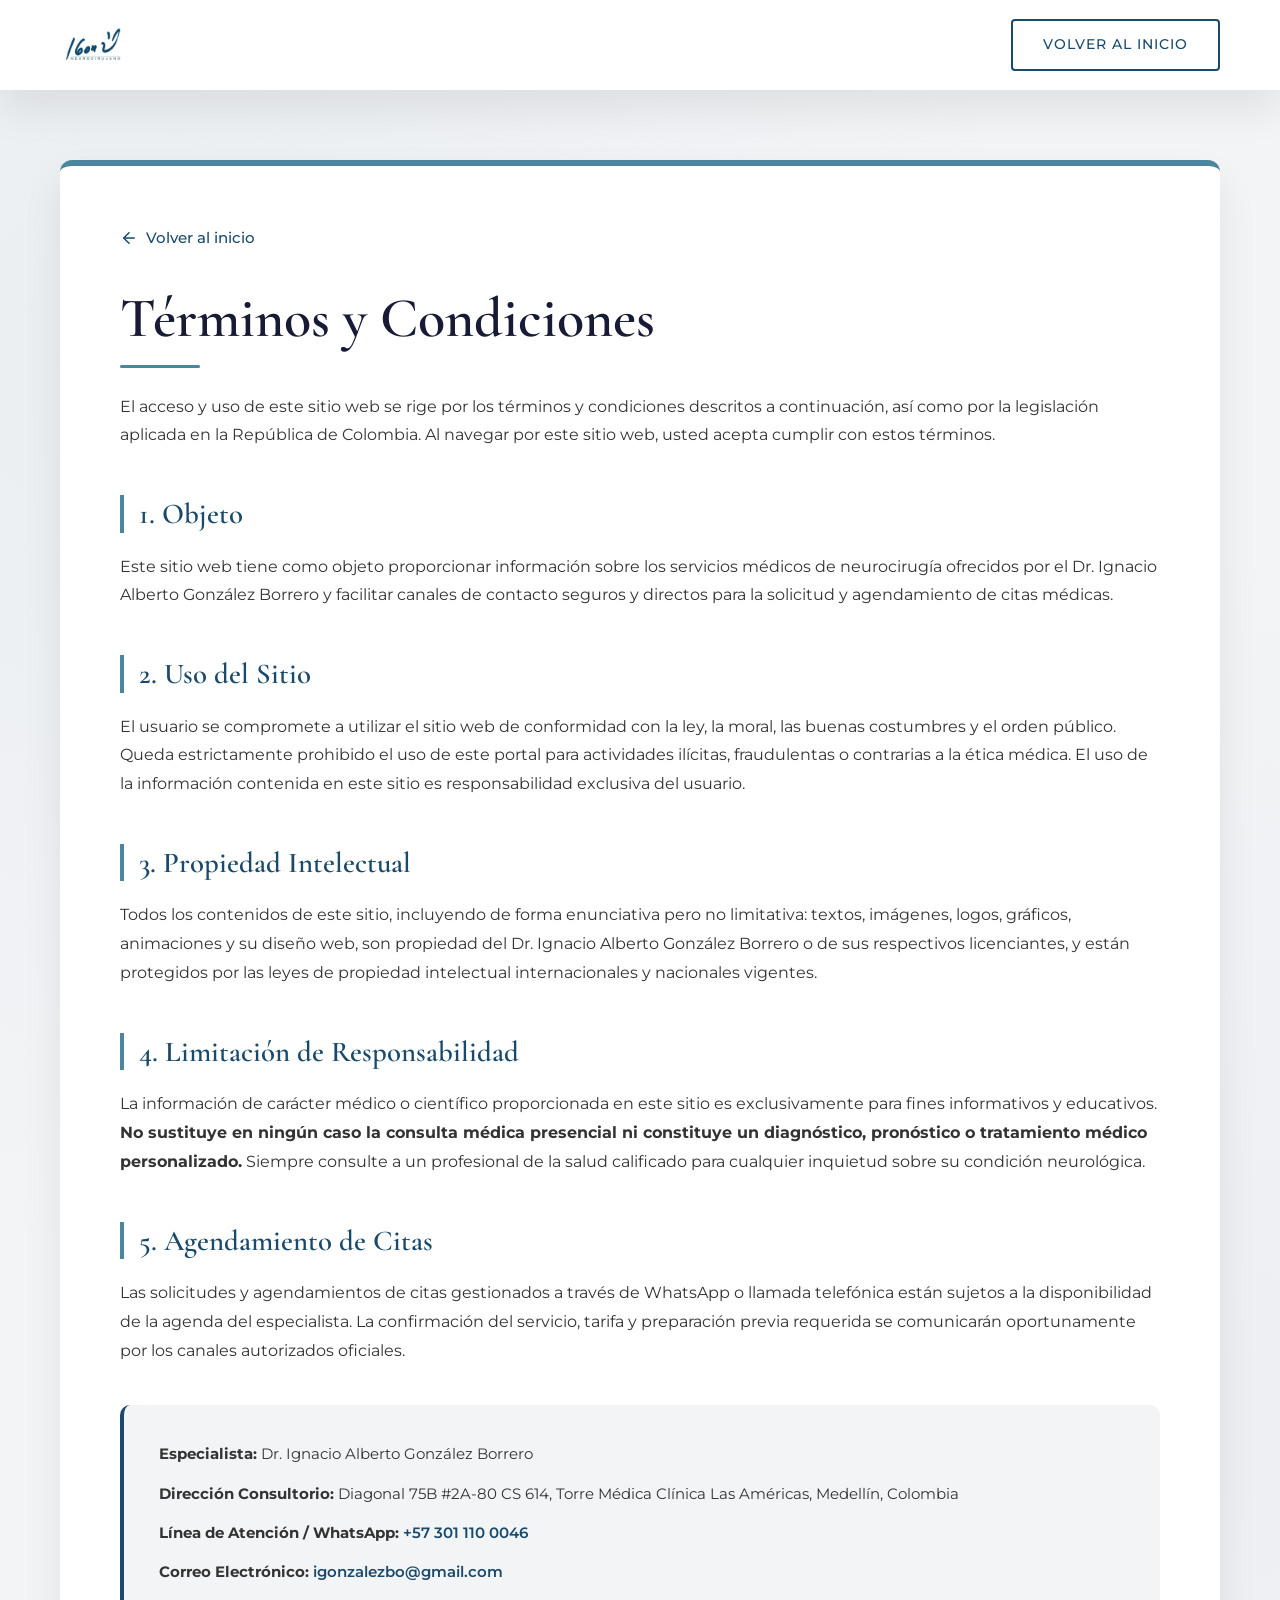
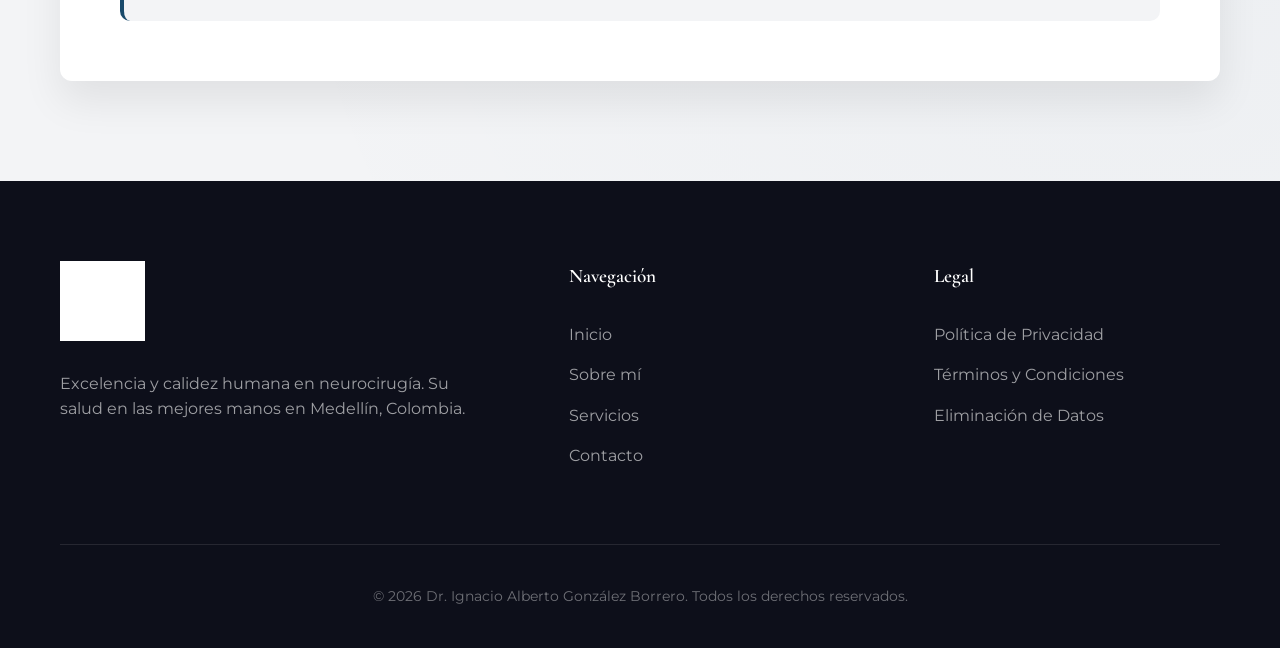
<file: terminos-condiciones.html>
<!DOCTYPE html>
<html lang="es">

<head>
    <meta charset="UTF-8">
    <meta name="viewport" content="width=device-width, initial-scale=1.0">
    <title>Términos y Condiciones | Dr. Ignacio Alberto González Borrero</title>
    <meta name="description"
        content="Términos y Condiciones de Uso del sitio web del Dr. Ignacio Alberto González Borrero, médico neurocirujano en Medellín.">

    <link rel="preconnect" href="https://fonts.googleapis.com">
    <link rel="preconnect" href="https://fonts.gstatic.com" crossorigin>
    <link
        href="https://fonts.googleapis.com/css2?family=Cormorant+Garamond:wght@400;500;600&family=Montserrat:wght@300;400;500;600&display=swap"
        rel="stylesheet">

    <link rel="stylesheet" href="css/styles.css">
    
    <style>
        .legal-page {
            background-color: var(--light);
            padding: 160px 0 100px;
            min-height: calc(100vh - 400px);
            position: relative;
            overflow: hidden;
        }

        .legal-page::before {
            content: '';
            position: absolute;
            top: 0;
            left: 0;
            width: 100%;
            height: 100%;
            background: radial-gradient(circle at 10% 20%, rgba(76, 134, 158, 0.05) 0%, transparent 50%),
                        radial-gradient(circle at 90% 80%, rgba(25, 74, 107, 0.03) 0%, transparent 50%);
            pointer-events: none;
        }

        @keyframes fadeInUp {
            from {
                opacity: 0;
                transform: translateY(30px);
            }
            to {
                opacity: 1;
                transform: translateY(0);
            }
        }

        .legal-card {
            background: var(--white);
            padding: 60px;
            border-radius: var(--radius);
            box-shadow: var(--shadow);
            border-top: 6px solid var(--accent);
            position: relative;
            z-index: 10;
            animation: fadeInUp 0.8s cubic-bezier(0.165, 0.84, 0.44, 1) forwards;
        }

        .back-link {
            display: inline-flex;
            align-items: center;
            gap: 8px;
            color: var(--secondary);
            font-weight: 500;
            margin-bottom: 35px;
            font-size: 0.95rem;
            transition: var(--transition);
        }

        .back-link:hover {
            color: var(--accent);
            transform: translateX(-5px);
        }

        .back-link svg {
            width: 18px;
            height: 18px;
            transition: var(--transition);
        }

        .legal-title {
            font-size: 3.5rem;
            line-height: 1.2;
            margin-bottom: 25px;
            color: var(--primary);
            position: relative;
            padding-bottom: 15px;
        }

        .legal-title::after {
            content: '';
            position: absolute;
            bottom: 0;
            left: 0;
            width: 80px;
            height: 3px;
            background-color: var(--accent);
            border-radius: 2px;
        }

        .legal-intro {
            font-size: 1.1rem;
            color: var(--text-muted);
            line-height: 1.8;
            margin-bottom: 40px;
            font-weight: 400;
        }

        .legal-card h2 {
            color: var(--secondary);
            font-size: 1.8rem;
            margin: 45px 0 20px;
            padding-left: 15px;
            border-left: 4px solid var(--accent);
            line-height: 1.3;
        }

        .legal-card p {
            margin-bottom: 22px;
            color: var(--text);
            line-height: 1.8;
            font-size: 1rem;
        }

        .contact-box {
            background: var(--light);
            padding: 35px;
            border-radius: 10px;
            margin-top: 40px;
            border-left: 4px solid var(--secondary);
        }

        .contact-box p {
            margin-bottom: 12px;
            font-size: 0.95rem;
        }

        .contact-box p:last-child {
            margin-bottom: 0;
        }

        .contact-box a {
            color: var(--secondary);
            font-weight: 600;
        }

        .contact-box a:hover {
            color: var(--accent);
            text-decoration: underline;
        }

        @media (max-width: 768px) {
            .legal-page {
                padding: 120px 0 60px;
            }
            .legal-card {
                padding: 35px 25px;
            }
            .legal-title {
                font-size: 2.5rem;
            }
            .legal-card h2 {
                font-size: 1.5rem;
                margin: 35px 0 15px;
            }
        }
    </style>
</head>

<body>
    <!-- Header -->
    <header class="header scrolled" id="header">
        <div class="container header-container">
            <a href="index.html" class="logo-link">
                <img src="assets/logo.png" alt="Dr. Ignacio Alberto González Borrero Logo" class="logo">
            </a>
            <a href="index.html" class="btn btn-outline header-btn">Volver al inicio</a>
        </div>
    </header>

    <!-- Main Content -->
    <main class="legal-page">
        <div class="container">
            <div class="legal-card">
                <a href="index.html" class="back-link">
                    <svg viewBox="0 0 24 24" fill="none" stroke="currentColor" stroke-width="2" stroke-linecap="round" stroke-linejoin="round">
                        <line x1="19" y1="12" x2="5" y2="12"></line>
                        <polyline points="12 19 5 12 12 5"></polyline>
                    </svg>
                    Volver al inicio
                </a>
                
                <h1 class="legal-title">Términos y Condiciones</h1>
                
                <p class="legal-intro">El acceso y uso de este sitio web se rige por los términos y condiciones descritos a continuación, así como por la legislación aplicada en la República de Colombia. Al navegar por este sitio web, usted acepta cumplir con estos términos.</p>

                <h2>1. Objeto</h2>
                <p>Este sitio web tiene como objeto proporcionar información sobre los servicios médicos de neurocirugía ofrecidos por el Dr. Ignacio Alberto González Borrero y facilitar canales de contacto seguros y directos para la solicitud y agendamiento de citas médicas.</p>

                <h2>2. Uso del Sitio</h2>
                <p>El usuario se compromete a utilizar el sitio web de conformidad con la ley, la moral, las buenas costumbres y el orden público. Queda estrictamente prohibido el uso de este portal para actividades ilícitas, fraudulentas o contrarias a la ética médica. El uso de la información contenida en este sitio es responsabilidad exclusiva del usuario.</p>

                <h2>3. Propiedad Intelectual</h2>
                <p>Todos los contenidos de este sitio, incluyendo de forma enunciativa pero no limitativa: textos, imágenes, logos, gráficos, animaciones y su diseño web, son propiedad del Dr. Ignacio Alberto González Borrero o de sus respectivos licenciantes, y están protegidos por las leyes de propiedad intelectual internacionales y nacionales vigentes.</p>

                <h2>4. Limitación de Responsabilidad</h2>
                <p>La información de carácter médico o científico proporcionada en este sitio es exclusivamente para fines informativos y educativos. <strong>No sustituye en ningún caso la consulta médica presencial ni constituye un diagnóstico, pronóstico o tratamiento médico personalizado.</strong> Siempre consulte a un profesional de la salud calificado para cualquier inquietud sobre su condición neurológica.</p>

                <h2>5. Agendamiento de Citas</h2>
                <p>Las solicitudes y agendamientos de citas gestionados a través de WhatsApp o llamada telefónica están sujetos a la disponibilidad de la agenda del especialista. La confirmación del servicio, tarifa y preparación previa requerida se comunicarán oportunamente por los canales autorizados oficiales.</p>
                
                <div class="contact-box">
                    <p><strong>Especialista:</strong> Dr. Ignacio Alberto González Borrero</p>
                    <p><strong>Dirección Consultorio:</strong> Diagonal 75B #2A-80 CS 614, Torre Médica Clínica Las Américas, Medellín, Colombia</p>
                    <p><strong>Línea de Atención / WhatsApp:</strong> <a href="tel:+573011100046">+57 301 110 0046</a></p>
                    <p><strong>Correo Electrónico:</strong> <a href="mailto:igonzalezbo@gmail.com">igonzalezbo@gmail.com</a></p>
                </div>
            </div>
        </div>
    </main>

    <!-- Footer -->
    <footer class="footer">
        <div class="container">
            <div class="footer-grid">
                <div class="footer-brand">
                    <img src="assets/logo.png" alt="Dr. Ignacio Alberto González Borrero" class="footer-logo">
                    <p class="footer-desc">Excelencia y calidez humana en neurocirugía. Su salud en las mejores manos en Medellín, Colombia.</p>
                </div>

                <div class="footer-links">
                    <h4 class="footer-heading">Navegación</h4>
                    <ul>
                        <li><a href="index.html#inicio">Inicio</a></li>
                        <li><a href="index.html#sobre-mi">Sobre mí</a></li>
                        <li><a href="index.html#servicios">Servicios</a></li>
                        <li><a href="index.html#contacto">Contacto</a></li>
                    </ul>
                </div>

                <div class="footer-links">
                    <h4 class="footer-heading">Legal</h4>
                    <ul>
                        <li><a href="politica-privacidad.html">Política de Privacidad</a></li>
                        <li><a href="terminos-condiciones.html">Términos y Condiciones</a></li>
                        <li><a href="eliminacion-datos.html">Eliminación de Datos</a></li>
                    </ul>
                </div>
            </div>

            <div class="footer-bottom">
                <p>&copy; <span id="year"></span> Dr. Ignacio Alberto González Borrero. Todos los derechos reservados.</p>
            </div>
        </div>
    </footer>

    <script src="js/script.js"></script>
</body>

</html>
</file>
<file: css/styles.css>
/* CSS Design System for Dr. Ignacio Alberto González Borrero */

:root {
    /* Color Palette */
    --primary: #181b36;    /* Navy - Deep & Trustworthy */
    --secondary: #194a6b;  /* Deep Blue - Professional */
    --accent: #4c869e;     /* Steel Blue - Modern */
    --light: #f3f4f6;      /* Light Gray - Clean */
    --white: #ffffff;
    --text: #333333;
    --text-muted: #666666;
    
    /* Typography */
    --font-heading: 'Cormorant Garamond', serif;
    --font-body: 'Montserrat', sans-serif;
    
    /* Spacing & Effects */
    --section-padding: 120px 0;
    --transition: all 0.4s cubic-bezier(0.165, 0.84, 0.44, 1);
    --shadow: 0 20px 40px rgba(0, 0, 0, 0.08);
    --container-width: 1200px;
    --radius: 12px;
}

/* Reset & Base Styles */
* {
    margin: 0;
    padding: 0;
    box-sizing: border-box;
}

html {
    scroll-behavior: smooth;
}

body {
    font-family: var(--font-body);
    font-size: 16px;
    line-height: 1.6;
    color: var(--text);
    background-color: var(--white);
    overflow-x: hidden;
}

h1, h2, h3, h4 {
    font-family: var(--font-heading);
    color: var(--primary);
    font-weight: 600;
}

a {
    text-decoration: none;
    color: inherit;
    transition: var(--transition);
}

ul {
    list-style: none;
}

img {
    max-width: 100%;
    height: auto;
    display: block;
}

.container {
    max-width: var(--container-width);
    margin: 0 auto;
    padding: 0 20px;
}

.section {
    padding: var(--section-padding);
}

.bg-light {
    background-color: var(--light);
}

.text-center {
    text-align: center;
}

/* Typography Helpers */
.section-title {
    font-size: 3rem;
    margin-bottom: 20px;
    position: relative;
}

.section-subtitle {
    font-size: 1.2rem;
    color: var(--text-muted);
    max-width: 700px;
    margin: 0 auto 50px;
}

/* Buttons */
.btn {
    display: inline-block;
    padding: 12px 30px;
    border-radius: 4px;
    font-weight: 500;
    cursor: pointer;
    font-size: 0.9rem;
    text-transform: uppercase;
    letter-spacing: 1px;
    border: 2px solid transparent;
}

.btn-primary {
    background-color: var(--secondary);
    color: var(--white);
}

.btn-primary:hover {
    background-color: var(--primary);
    transform: translateY(-3px);
    box-shadow: 0 5px 15px rgba(25, 74, 107, 0.3);
}

.btn-outline {
    border-color: var(--secondary);
    color: var(--secondary);
}

.btn-outline:hover {
    background-color: var(--secondary);
    color: var(--white);
}

.btn-large {
    padding: 16px 40px;
    font-size: 1rem;
}

/* Header */
.header {
    position: fixed;
    top: 0;
    left: 0;
    width: 100%;
    z-index: 1000;
    background-color: var(--white);
    transition: var(--transition);
    padding: 15px 0;
    box-shadow: var(--shadow);
}

.header.scrolled {
    padding: 12px 0;
    background-color: rgba(255, 255, 255, 0.98);
    backdrop-filter: blur(10px);
}

.header-container {
    display: flex;
    justify-content: space-between;
    align-items: center;
}

.logo {
    height: 60px;
    width: auto;
}

.nav-list {
    display: flex;
    gap: 30px;
}

.nav-link {
    font-weight: 500;
    color: var(--primary);
    font-size: 0.9rem;
}

.nav-link:hover {
    color: var(--accent);
}

.menu-toggle {
    display: none;
    flex-direction: column;
    gap: 6px;
    background: none;
    border: none;
    cursor: pointer;
}

.menu-toggle span {
    width: 30px;
    height: 2px;
    background-color: var(--primary);
    transition: var(--transition);
}

/* Hero Section */
.hero {
    height: 100vh;
    display: flex;
    align-items: center;
    position: relative;
    overflow: hidden;
    padding-top: 80px;
    background-color: var(--primary);
    color: var(--white);
}

.hero::before {
    content: '';
    position: absolute;
    top: 0;
    left: 0;
    width: 100%;
    height: 100%;
    background-image: url('../assets/images/hero-bg.png');
    background-size: cover;
    background-position: center;
    opacity: 0.4;
    z-index: 1;
}

.hero::after {
    content: '';
    position: absolute;
    top: 0;
    left: 0;
    width: 100%;
    height: 100%;
    background: linear-gradient(90deg, var(--primary) 20%, rgba(24, 27, 54, 0.4) 100%);
    z-index: 2;
}

.hero-container {
    position: relative;
    z-index: 3;
}

.hero-bg-accent {
    position: absolute;
    top: -10%;
    right: -10%;
    width: 60%;
    height: 120%;
    background: radial-gradient(circle, rgba(76, 134, 158, 0.2) 0%, rgba(255, 255, 255, 0) 70%);
    z-index: 2;
}

.hero-content {
    max-width: 750px;
}

.hero .title {
    color: var(--white);
}

.hero .hero-text {
    color: rgba(255, 255, 255, 0.8);
}

.subtitle {
    display: block;
    text-transform: uppercase;
    letter-spacing: 3px;
    color: var(--accent);
    font-weight: 600;
    font-size: 0.8rem;
    margin-bottom: 20px;
}

.title {
    font-size: 4.5rem;
    line-height: 1.1;
    margin-bottom: 10px;
}

.specialty {
    font-size: 2rem;
    color: var(--secondary);
    margin-bottom: 30px;
    font-weight: 400;
    font-family: var(--font-body);
}

.hero-text {
    font-size: 1.1rem;
    color: var(--text-muted);
    margin-bottom: 40px;
}

.hero-buttons {
    display: flex;
    gap: 20px;
}

/* About Section */
.about {
    position: relative;
    overflow: hidden;
}

.about::before {
    content: '';
    position: absolute;
    top: 10%;
    left: -5%;
    width: 400px;
    height: 400px;
    background: radial-gradient(circle, rgba(76, 134, 158, 0.08) 0%, rgba(255, 255, 255, 0) 70%);
    border-radius: 50%;
    z-index: -1;
}

.about-container {
    display: grid;
    grid-template-columns: 1fr 1.1fr;
    gap: 100px;
    align-items: center;
}

.about-visual {
    position: relative;
}

.about-image-wrapper {
    background-color: var(--primary);
    border-radius: var(--radius);
    height: 600px;
    display: flex;
    align-items: center;
    justify-content: center;
    position: relative;
    overflow: hidden;
    box-shadow: var(--shadow);
}

.about-image {
    width: 100%;
    height: 100%;
    object-fit: cover;
}

.about-visual::after {
    content: '';
    position: absolute;
    top: -20px;
    left: -20px;
    width: 100px;
    height: 100px;
    background-image: radial-gradient(var(--accent) 2px, transparent 2px);
    background-size: 20px 20px;
    opacity: 0.2;
    z-index: -1;
}

.experience-badge {
    position: absolute;
    bottom: 40px;
    right: -40px;
    background-color: var(--secondary);
    color: var(--white);
    padding: 35px 30px;
    border-radius: var(--radius);
    text-align: center;
    box-shadow: 0 20px 40px rgba(25, 74, 107, 0.4);
    z-index: 10;
}

.badge-number {
    display: block;
    font-size: 2.5rem;
    font-weight: 700;
    line-height: 1;
}

.badge-text {
    font-size: 0.8rem;
    text-transform: uppercase;
    letter-spacing: 1px;
}

.about-highlights {
    margin-top: 30px;
}

.about-highlights li {
    display: flex;
    align-items: center;
    gap: 15px;
    margin-bottom: 15px;
    font-weight: 500;
}

.about-highlights svg {
    width: 20px;
    height: 20px;
    color: var(--accent);
}

/* Stats Bar */
.stats-bar {
    background-color: var(--secondary);
    color: var(--white);
    padding: 60px 0;
    position: relative;
    z-index: 5;
}

.stats-container {
    display: grid;
    grid-template-columns: repeat(4, 1fr);
    gap: 30px;
    text-align: center;
}

.stat-number {
    display: block;
    font-size: 3rem;
    font-weight: 700;
    font-family: var(--font-heading);
    margin-bottom: 5px;
    color: var(--accent);
}

.stat-label {
    font-size: 0.9rem;
    text-transform: uppercase;
    letter-spacing: 2px;
    opacity: 0.8;
}

@media (max-width: 768px) {
    .stats-container {
        grid-template-columns: repeat(2, 1fr);
        gap: 40px 20px;
    }
    .stat-number {
        font-size: 2.2rem;
    }
}
.services {
    position: relative;
}

.services::after {
    content: '';
    position: absolute;
    bottom: 0;
    right: 0;
    width: 300px;
    height: 300px;
    background: radial-gradient(circle, rgba(25, 74, 107, 0.05) 0%, rgba(255, 255, 255, 0) 70%);
    z-index: 0;
}

.services-grid {
    position: relative;
    z-index: 1;
    display: grid;
    grid-template-columns: repeat(3, 1fr);
    gap: 30px;
}

.service-card {
    background-color: var(--white);
    padding: 50px 40px;
    border-radius: 10px;
    text-align: center;
    transition: var(--transition);
    border: 1px solid transparent;
}

.service-card:hover {
    transform: translateY(-10px);
    border-color: rgba(76, 134, 158, 0.2);
    box-shadow: var(--shadow);
}

.service-icon {
    width: 80px;
    height: 80px;
    background-color: var(--light);
    border-radius: 50%;
    display: flex;
    align-items: center;
    justify-content: center;
    margin: 0 auto 30px;
    color: var(--secondary);
    transition: var(--transition);
}

.service-card:hover .service-icon {
    background-color: var(--secondary);
    color: var(--white);
}

.service-title {
    font-size: 1.5rem;
    margin-bottom: 15px;
}

/* Features Section */
.features-container {
    background-color: var(--primary);
    background-image: linear-gradient(135deg, var(--primary) 0%, var(--secondary) 100%);
    color: var(--white);
    padding: 80px;
    border-radius: 20px;
    position: relative;
    overflow: hidden;
    box-shadow: 0 30px 60px rgba(0, 0, 0, 0.2);
}

.features-container::before {
    content: '';
    position: absolute;
    top: -50px;
    right: -50px;
    width: 200px;
    height: 200px;
    background: rgba(255, 255, 255, 0.03);
    border-radius: 50%;
}

.features-container .section-title {
    color: var(--white);
}

.features-list {
    margin-top: 50px;
    display: grid;
    grid-template-columns: repeat(3, 1fr);
    gap: 40px;
}

.feature-item {
    display: flex;
    flex-direction: column;
    gap: 20px;
}

.feature-icon-wrapper {
    width: 50px;
    height: 50px;
    color: var(--accent);
}

.feature-title {
    color: var(--white);
    font-size: 1.3rem;
    font-family: var(--font-body);
}

.feature-text {
    color: rgba(255, 255, 255, 0.7);
    font-size: 0.95rem;
}

/* CTA Section */
.cta-card {
    background: linear-gradient(135deg, var(--secondary) 0%, var(--primary) 100%);
    color: var(--white);
    padding: 80px;
    border-radius: 20px;
    text-align: center;
}

.cta-title {
    color: var(--white);
    font-size: 3rem;
    margin-bottom: 20px;
}

.cta-text {
    font-size: 1.2rem;
    margin-bottom: 40px;
    max-width: 800px;
    margin-left: auto;
    margin-right: auto;
    opacity: 0.9;
}

.cta-btn {
    background-color: var(--white);
    color: var(--primary);
}

.cta-btn:hover {
    background-color: var(--accent);
    color: var(--white);
}

/* Contact Section */
.contact-grid {
    display: grid;
    grid-template-columns: 1fr 1.2fr;
    gap: 80px;
}

.contact-list {
    margin-top: 40px;
}

.contact-list li {
    display: flex;
    gap: 20px;
    margin-bottom: 30px;
}

.contact-icon {
    width: 50px;
    height: 50px;
    background-color: var(--light);
    border-radius: 10px;
    display: flex;
    align-items: center;
    justify-content: center;
    color: var(--secondary);
    flex-shrink: 0;
}

.contact-detail strong {
    display: block;
    margin-bottom: 5px;
    font-size: 1.1rem;
}

.contact-map {
    border-radius: 10px;
    overflow: hidden;
    min-height: 400px;
    box-shadow: var(--shadow);
}

/* Footer */
.footer {
    background-color: #0d0f1a;
    color: var(--white);
    padding: 80px 0 40px;
}

.footer-grid {
    display: grid;
    grid-template-columns: 1.5fr 1fr 1fr;
    gap: 80px;
    margin-bottom: 60px;
}

.footer-logo {
    height: 80px;
    filter: brightness(0) invert(1);
    margin-bottom: 30px;
}

.footer-desc {
    color: rgba(255, 255, 255, 0.6);
}

.footer-heading {
    color: var(--white);
    margin-bottom: 30px;
    font-size: 1.2rem;
}

.footer-links ul li {
    margin-bottom: 15px;
}

.footer-links ul li a {
    color: rgba(255, 255, 255, 0.6);
}

.footer-links ul li a:hover {
    color: var(--accent);
    padding-left: 5px;
}

.footer-bottom {
    padding-top: 40px;
    border-top: 1px solid rgba(255, 255, 255, 0.1);
    text-align: center;
    color: rgba(255, 255, 255, 0.4);
    font-size: 0.9rem;
}

/* Responsive Design */
@media (max-width: 1024px) {
    .title {
        font-size: 3.5rem;
    }
    .about-container, .contact-grid {
        gap: 60px;
    }
    .services-grid {
        grid-template-columns: repeat(2, 1fr);
    }
    .features-list {
        grid-template-columns: 1fr;
    }
}

@media (max-width: 768px) {
    .section-padding {
        padding: 60px 0;
    }
    .header {
        background-color: var(--white);
        padding: 15px 0;
    }
    .header-btn {
        display: none;
    }
    .nav {
        position: fixed;
        top: 80px;
        left: -100%;
        width: 100%;
        height: calc(100vh - 80px);
        background-color: var(--white);
        padding: 50px;
        transition: var(--transition);
    }
    .nav.active {
        left: 0;
    }
    .nav-list {
        flex-direction: column;
        gap: 30px;
        text-align: center;
    }
    .nav-link {
        font-size: 1.5rem;
    }
    .menu-toggle {
        display: flex;
    }
    .menu-toggle.active span:nth-child(1) {
        transform: translateY(8px) rotate(45deg);
    }
    .menu-toggle.active span:nth-child(2) {
        opacity: 0;
    }
    .menu-toggle.active span:nth-child(3) {
        transform: translateY(-8px) rotate(-45deg);
    }
    .title {
        font-size: 2.8rem;
    }
    .hero {
        text-align: center;
        height: auto;
        padding: 150px 0 100px;
    }
    .hero-buttons {
        justify-content: center;
        flex-direction: column;
    }
    .about-container, .contact-grid, .footer-grid {
        grid-template-columns: 1fr;
    }
    .about-image-wrapper {
        height: 450px;
    }
    .experience-badge {
        right: 0;
        bottom: -20px;
        padding: 25px;
    }
    .services-grid {
        grid-template-columns: 1fr;
    }
    .cta-card {
        padding: 40px 20px;
    }
    .cta-title {
        font-size: 2rem;
    }
}
</file>
